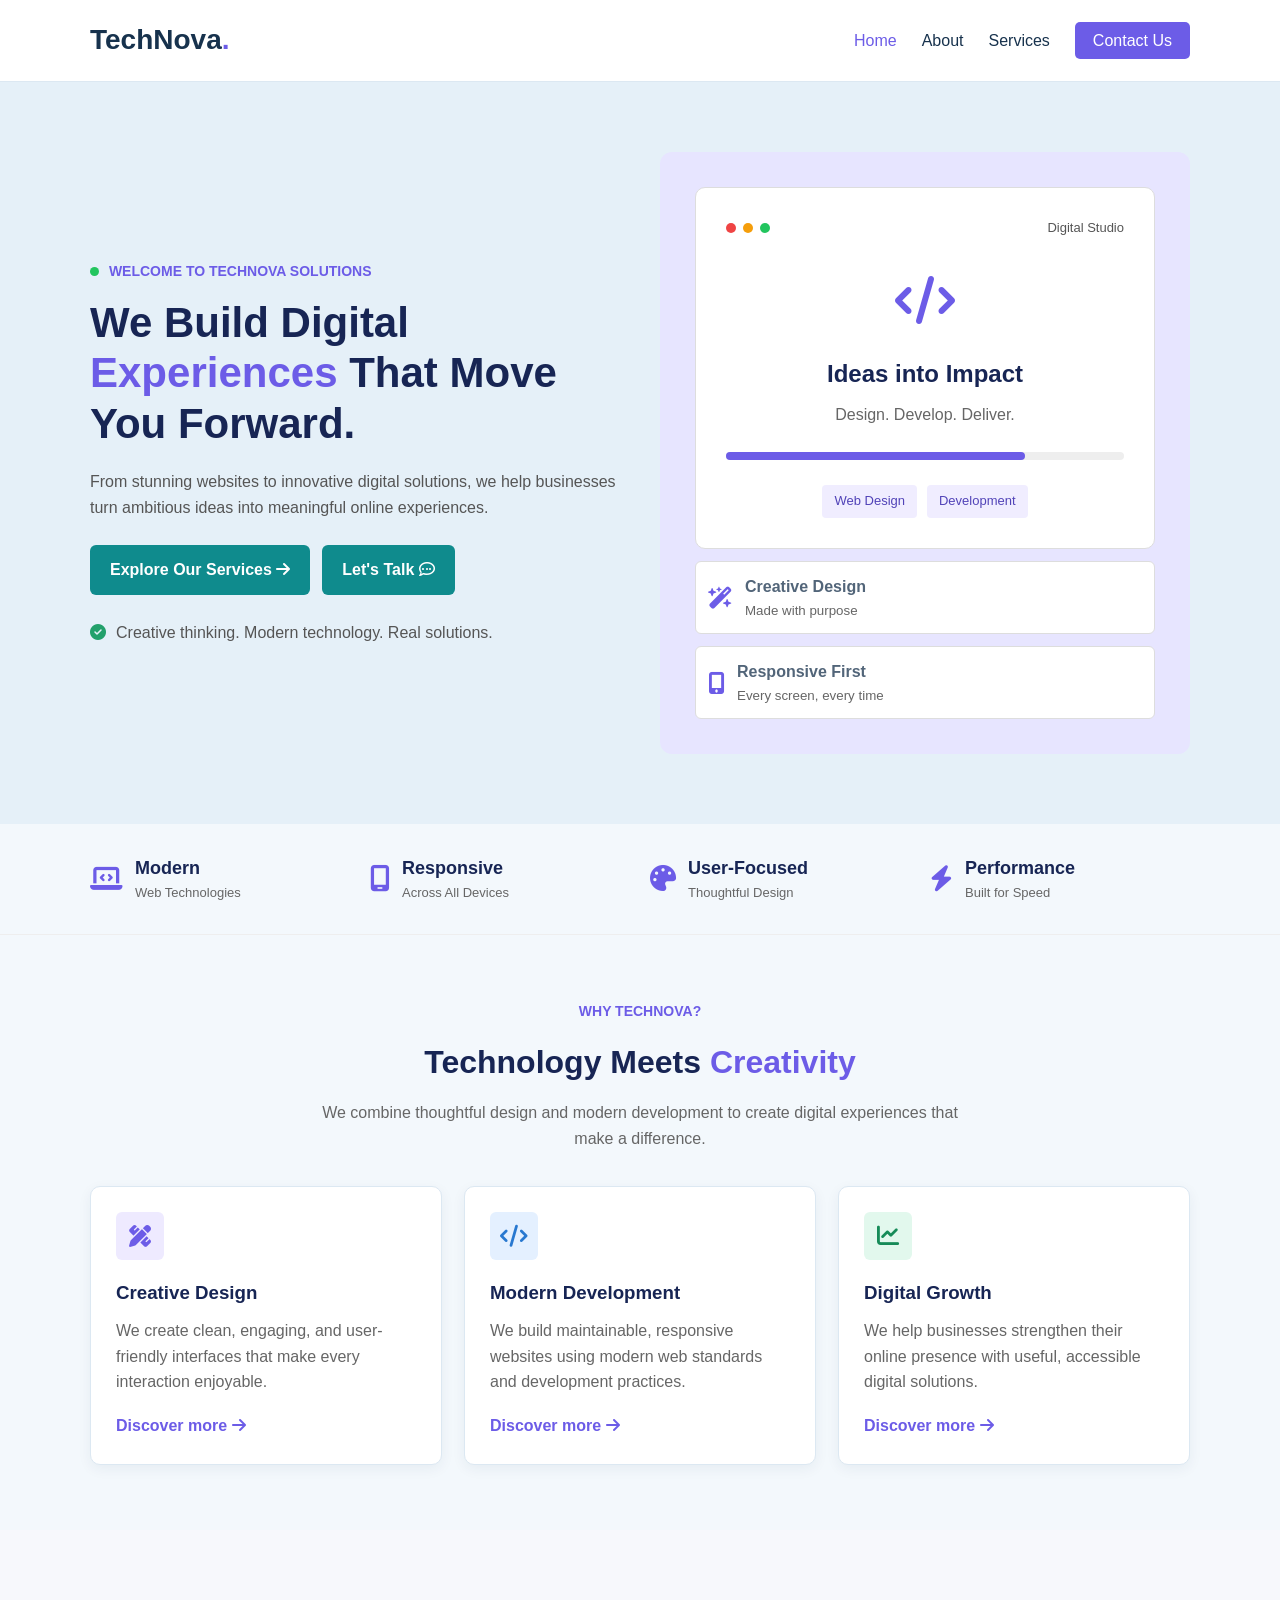
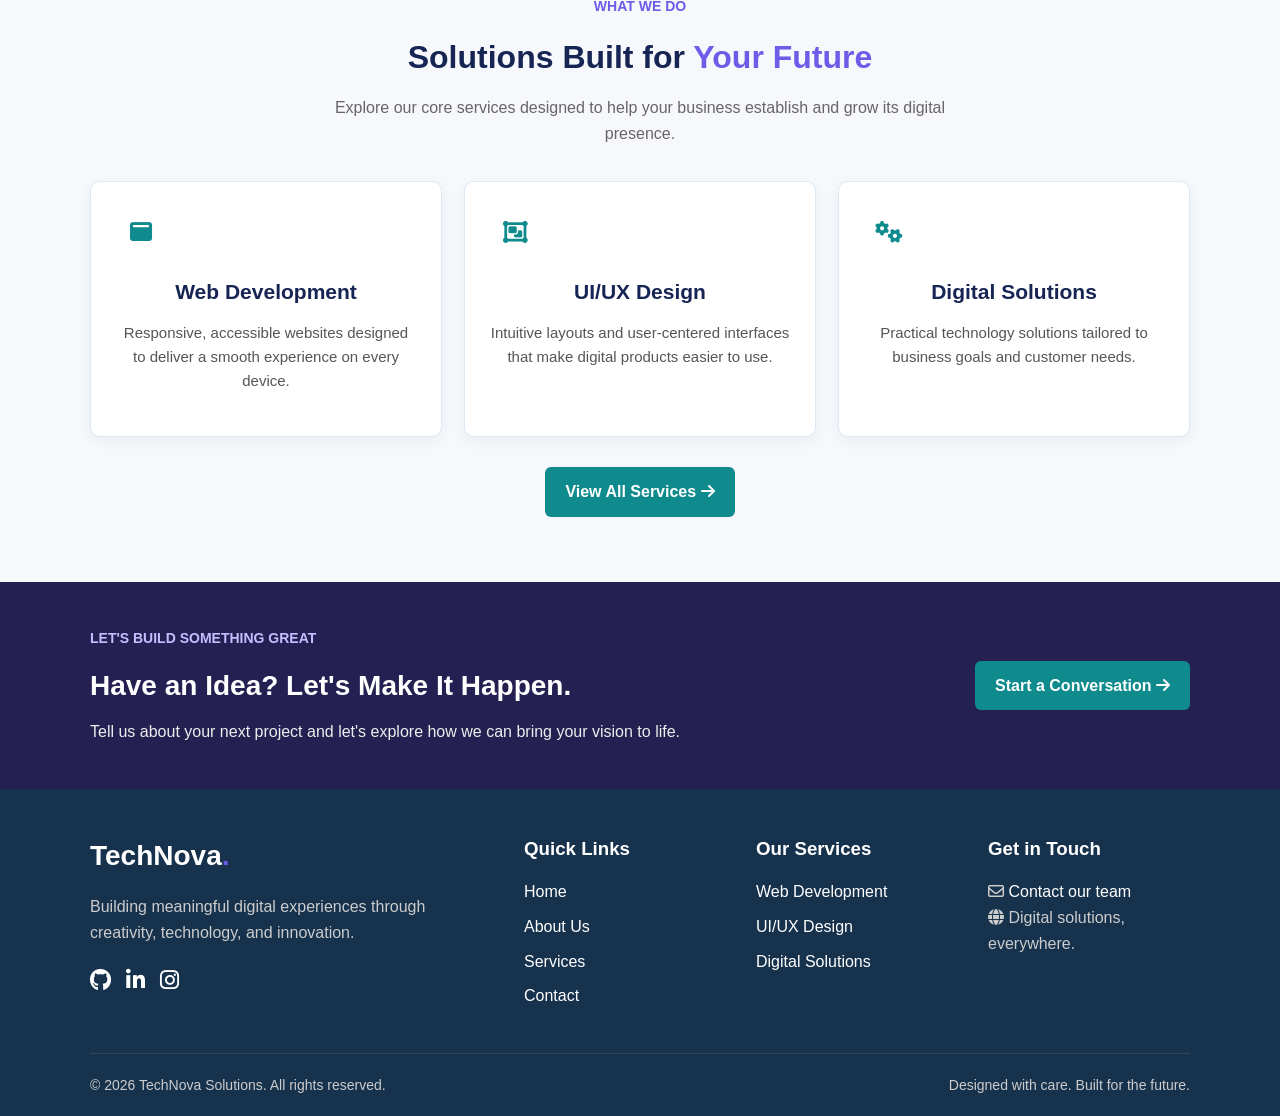
<file: Task-1/index.html>
<!DOCTYPE html>
<html lang="en">
<head>
    <meta charset="UTF-8">
    <meta name="viewport" content="width=device-width, initial-scale=1.0">

    <meta name="description"
          content="TechNova Solutions delivers modern web development, creative UI/UX design, and digital solutions to help businesses grow.">

    <meta name="theme-color" content="#0b1120">

    <title>TechNova Solutions | Digital Innovation</title>

    <!-- Google Fonts -->
    <link rel="preconnect" href="https://fonts.googleapis.com">
    <link rel="preconnect" href="https://fonts.gstatic.com" crossorigin>
    <link href="https://fonts.googleapis.com/css2?family=Inter:wght@400;500;600;700;800&display=swap"
          rel="stylesheet">

    <!-- Main Stylesheet -->
    <link rel="stylesheet" href="css/index.css">

    <!-- Font Awesome Icons -->
    <link rel="stylesheet"
          href="https://cdnjs.cloudflare.com/ajax/libs/font-awesome/6.5.2/css/all.min.css">
</head>

<body>

    <!-- ================= HEADER ================= -->
    <header class="site-header">
        <nav class="navbar container" aria-label="Main navigation">

            <a href="index.html" class="logo" aria-label="TechNova home">
                TechNova<span>.</span>
            </a>

            <button class="menu-toggle"
                    id="menuToggle"
                    type="button"
                    aria-label="Open navigation menu"
                    aria-expanded="false"
                    aria-controls="navLinks">
                <i class="fa-solid fa-bars" aria-hidden="true"></i>
            </button>

            <ul class="nav-links" id="navLinks">
                <li>
                    <a href="index.html" class="active" aria-current="page">
                        Home
                    </a>
                </li>
                <li><a href="about.html">About</a></li>
                <li><a href="services.html">Services</a></li>
                <li><a href="contact.html" class="nav-cta">Contact Us</a></li>
            </ul>

        </nav>
    </header>


    <main>

        <!-- ================= HERO SECTION ================= -->
        <section class="hero" id="home">
            <div class="container hero-grid">

                <div class="hero-content">

                    <p class="eyebrow">
                        <span class="status-dot"></span>
                        WELCOME TO TECHNOVA SOLUTIONS
                    </p>

                    <h1>
                        We Build Digital
                        <span>Experiences</span>
                        That Move You Forward.
                    </h1>

                    <p class="hero-description">
                        From stunning websites to innovative digital solutions,
                        we help businesses turn ambitious ideas into meaningful
                        online experiences.
                    </p>

                    <div class="hero-buttons">
                        <a href="services.html" class="btn btn-primary">
                            Explore Our Services
                            <i class="fa-solid fa-arrow-right"
                               aria-hidden="true"></i>
                        </a>

                        <a href="contact.html" class="btn btn-secondary">
                            Let's Talk
                            <i class="fa-regular fa-comment-dots"
                               aria-hidden="true"></i>
                        </a>
                    </div>

                    <div class="hero-trust">
                        <div class="trust-icon">
                            <i class="fa-solid fa-circle-check"
                               aria-hidden="true"></i>
                        </div>
                        <p>Creative thinking. Modern technology. Real solutions.</p>
                    </div>

                </div>

                <!-- Hero Visual -->
                <div class="hero-visual" aria-label="Digital innovation illustration">

                    <div class="visual-glow"></div>

                    <div class="visual-card main-visual-card">
                        <div class="visual-card-header">
                            <span class="window-dot dot-one"></span>
                            <span class="window-dot dot-two"></span>
                            <span class="window-dot dot-three"></span>
                            <span class="visual-label">Digital Studio</span>
                        </div>

                        <div class="visual-icon">
                            <i class="fa-solid fa-code" aria-hidden="true"></i>
                        </div>

                        <h2>Ideas into Impact</h2>
                        <p>Design. Develop. Deliver.</p>

                        <div class="visual-progress">
                            <span></span>
                        </div>

                        <div class="visual-tags">
                            <span>Web Design</span>
                            <span>Development</span>
                        </div>
                    </div>

                    <div class="floating-card floating-card-top">
                        <i class="fa-solid fa-wand-magic-sparkles"
                           aria-hidden="true"></i>
                        <div>
                            <strong>Creative Design</strong>
                            <small>Made with purpose</small>
                        </div>
                    </div>

                    <div class="floating-card floating-card-bottom">
                        <i class="fa-solid fa-mobile-screen-button"
                           aria-hidden="true"></i>
                        <div>
                            <strong>Responsive First</strong>
                            <small>Every screen, every time</small>
                        </div>
                    </div>

                </div>

            </div>
        </section>


        <!-- ================= STATS SECTION ================= -->
        <section class="stats-section" aria-label="Our approach">
            <div class="container stats-grid">

                <div class="stat-item">
                    <i class="fa-solid fa-laptop-code" aria-hidden="true"></i>
                    <div>
                        <h2>Modern</h2>
                        <p>Web Technologies</p>
                    </div>
                </div>

                <div class="stat-item">
                    <i class="fa-solid fa-mobile-screen" aria-hidden="true"></i>
                    <div>
                        <h2>Responsive</h2>
                        <p>Across All Devices</p>
                    </div>
                </div>

                <div class="stat-item">
                    <i class="fa-solid fa-palette" aria-hidden="true"></i>
                    <div>
                        <h2>User-Focused</h2>
                        <p>Thoughtful Design</p>
                    </div>
                </div>

                <div class="stat-item">
                    <i class="fa-solid fa-bolt" aria-hidden="true"></i>
                    <div>
                        <h2>Performance</h2>
                        <p>Built for Speed</p>
                    </div>
                </div>

            </div>
        </section>


        <!-- ================= FEATURES SECTION ================= -->
        <section class="features section-padding" id="why-us">
            <div class="container">

                <div class="section-heading">
                    <p class="eyebrow">WHY TECHNOVA?</p>
                    <h2>Technology Meets <span>Creativity</span></h2>
                    <p>
                        We combine thoughtful design and modern development
                        to create digital experiences that make a difference.
                    </p>
                </div>

                <div class="feature-grid">

                    <article class="feature-card">
                        <div class="feature-icon icon-purple">
                            <i class="fa-solid fa-pen-ruler"
                               aria-hidden="true"></i>
                        </div>

                        <h3>Creative Design</h3>

                        <p>
                            We create clean, engaging, and user-friendly
                            interfaces that make every interaction enjoyable.
                        </p>

                        <a href="services.html" class="text-link">
                            Discover more
                            <i class="fa-solid fa-arrow-right"
                               aria-hidden="true"></i>
                        </a>
                    </article>

                    <article class="feature-card">
                        <div class="feature-icon icon-blue">
                            <i class="fa-solid fa-code"
                               aria-hidden="true"></i>
                        </div>

                        <h3>Modern Development</h3>

                        <p>
                            We build maintainable, responsive websites using
                            modern web standards and development practices.
                        </p>

                        <a href="services.html" class="text-link">
                            Discover more
                            <i class="fa-solid fa-arrow-right"
                               aria-hidden="true"></i>
                        </a>
                    </article>

                    <article class="feature-card">
                        <div class="feature-icon icon-green">
                            <i class="fa-solid fa-chart-line"
                               aria-hidden="true"></i>
                        </div>

                        <h3>Digital Growth</h3>

                        <p>
                            We help businesses strengthen their online presence
                            with useful, accessible digital solutions.
                        </p>

                        <a href="services.html" class="text-link">
                            Discover more
                            <i class="fa-solid fa-arrow-right"
                               aria-hidden="true"></i>
                        </a>
                    </article>

                </div>
            </div>
        </section>


        <!-- ================= SERVICES PREVIEW ================= -->
        <section class="services-preview section-padding" id="services">
            <div class="container">

                <div class="section-heading">
                    <p class="eyebrow">WHAT WE DO</p>
                    <h2>Solutions Built for <span>Your Future</span></h2>
                    <p>
                        Explore our core services designed to help your
                        business establish and grow its digital presence.
                    </p>
                </div>

                <div class="services-grid">

                    <article class="service-card">
                        <div class="service-icon">
                            <i class="fa-solid fa-window-maximize"
                               aria-hidden="true"></i>
                        </div>
                        <h3>Web Development</h3>
                        <p>
                            Responsive, accessible websites designed to
                            deliver a smooth experience on every device.
                        </p>
                    </article>

                    <article class="service-card">
                        <div class="service-icon">
                            <i class="fa-solid fa-object-group"
                               aria-hidden="true"></i>
                        </div>
                        <h3>UI/UX Design</h3>
                        <p>
                            Intuitive layouts and user-centered interfaces
                            that make digital products easier to use.
                        </p>
                    </article>

                    <article class="service-card">
                        <div class="service-icon">
                            <i class="fa-solid fa-gears"
                               aria-hidden="true"></i>
                        </div>
                        <h3>Digital Solutions</h3>
                        <p>
                            Practical technology solutions tailored to
                            business goals and customer needs.
                        </p>
                    </article>

                </div>

                <div class="center-button">
                    <a href="services.html" class="btn btn-primary">
                        View All Services
                        <i class="fa-solid fa-arrow-right"
                           aria-hidden="true"></i>
                    </a>
                </div>

            </div>
        </section>


        <!-- ================= CALL TO ACTION ================= -->
        <section class="cta-section">
            <div class="container cta-content">

                <div>
                    <p class="eyebrow">LET'S BUILD SOMETHING GREAT</p>
                    <h2>Have an Idea? Let's Make It Happen.</h2>
                    <p>
                        Tell us about your next project and let's explore
                        how we can bring your vision to life.
                    </p>
                </div>

                <a href="contact.html" class="btn btn-light">
                    Start a Conversation
                    <i class="fa-solid fa-arrow-right"
                       aria-hidden="true"></i>
                </a>

            </div>
        </section>

    </main>


    <!-- ================= FOOTER ================= -->
    <footer class="footer">
        <div class="container footer-grid">

            <div class="footer-brand">
                <a href="index.html" class="logo">
                    TechNova<span>.</span>
                </a>

                <p>
                    Building meaningful digital experiences through
                    creativity, technology, and innovation.
                </p>

                <div class="social-links">
                    <a href="https://github.com/"
                       aria-label="GitHub"
                       target="_blank"
                       rel="noopener noreferrer">
                        <i class="fa-brands fa-github" aria-hidden="true"></i>
                    </a>

                    <a href="https://www.linkedin.com/"
                       aria-label="LinkedIn"
                       target="_blank"
                       rel="noopener noreferrer">
                        <i class="fa-brands fa-linkedin-in"
                           aria-hidden="true"></i>
                    </a>

                    <a href="https://www.instagram.com/"
                       aria-label="Instagram"
                       target="_blank"
                       rel="noopener noreferrer">
                        <i class="fa-brands fa-instagram"
                           aria-hidden="true"></i>
                    </a>
                </div>
            </div>

            <div class="footer-column">
                <h3>Quick Links</h3>
                <ul>
                    <li><a href="index.html">Home</a></li>
                    <li><a href="about.html">About Us</a></li>
                    <li><a href="services.html">Services</a></li>
                    <li><a href="contact.html">Contact</a></li>
                </ul>
            </div>

            <div class="footer-column">
                <h3>Our Services</h3>
                <ul>
                    <li><a href="services.html">Web Development</a></li>
                    <li><a href="services.html">UI/UX Design</a></li>
                    <li><a href="services.html">Digital Solutions</a></li>
                </ul>
            </div>

            <div class="footer-column">
                <h3>Get in Touch</h3>
                <p>
                    <i class="fa-regular fa-envelope" aria-hidden="true"></i>
                    <a href="contact.html">Contact our team</a>
                </p>
                <p>
                    <i class="fa-solid fa-globe" aria-hidden="true"></i>
                    Digital solutions, everywhere.
                </p>
            </div>

        </div>

        <div class="footer-bottom container">
            <p>
                &copy; 2026 TechNova Solutions. All rights reserved.
            </p>
            <p>Designed with care. Built for the future.</p>
        </div>
    </footer>


    <!-- Main JavaScript -->
    <script src="js/script.js"></script>

</body>
</html>
</file>
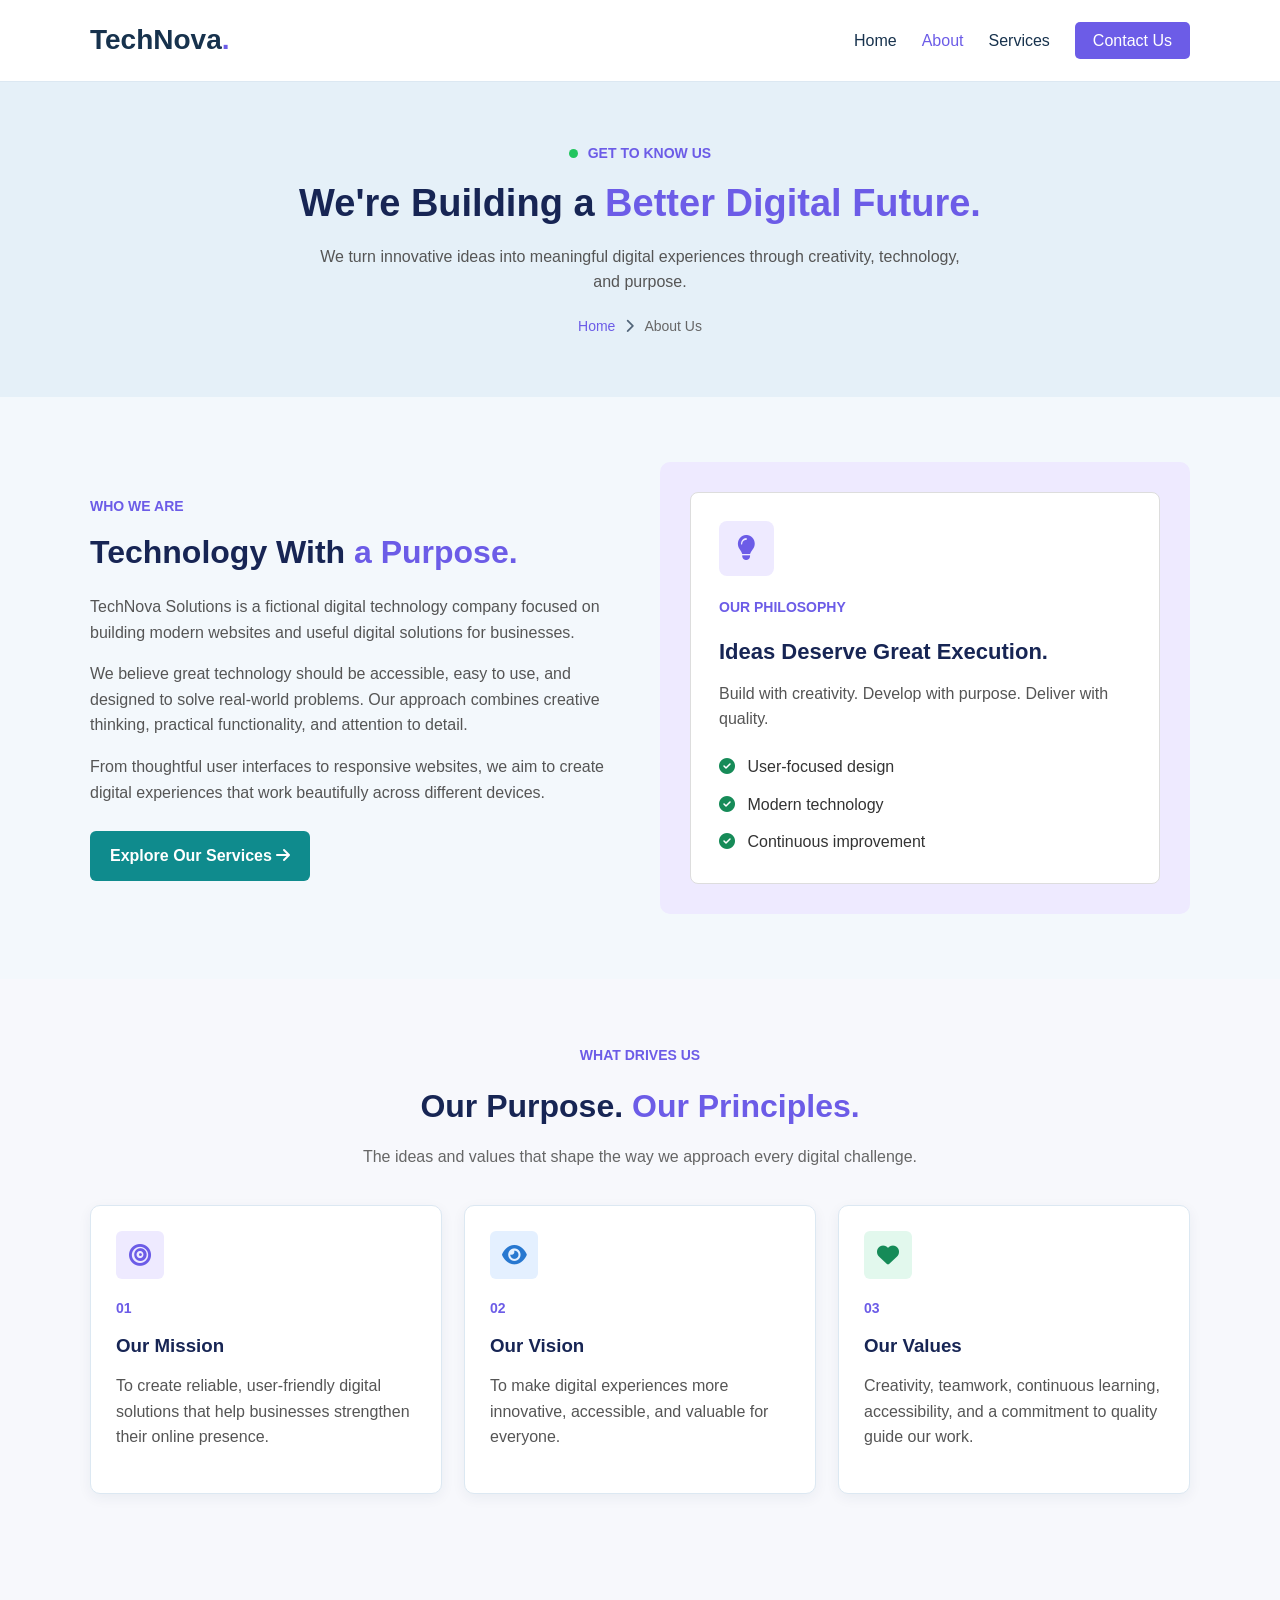
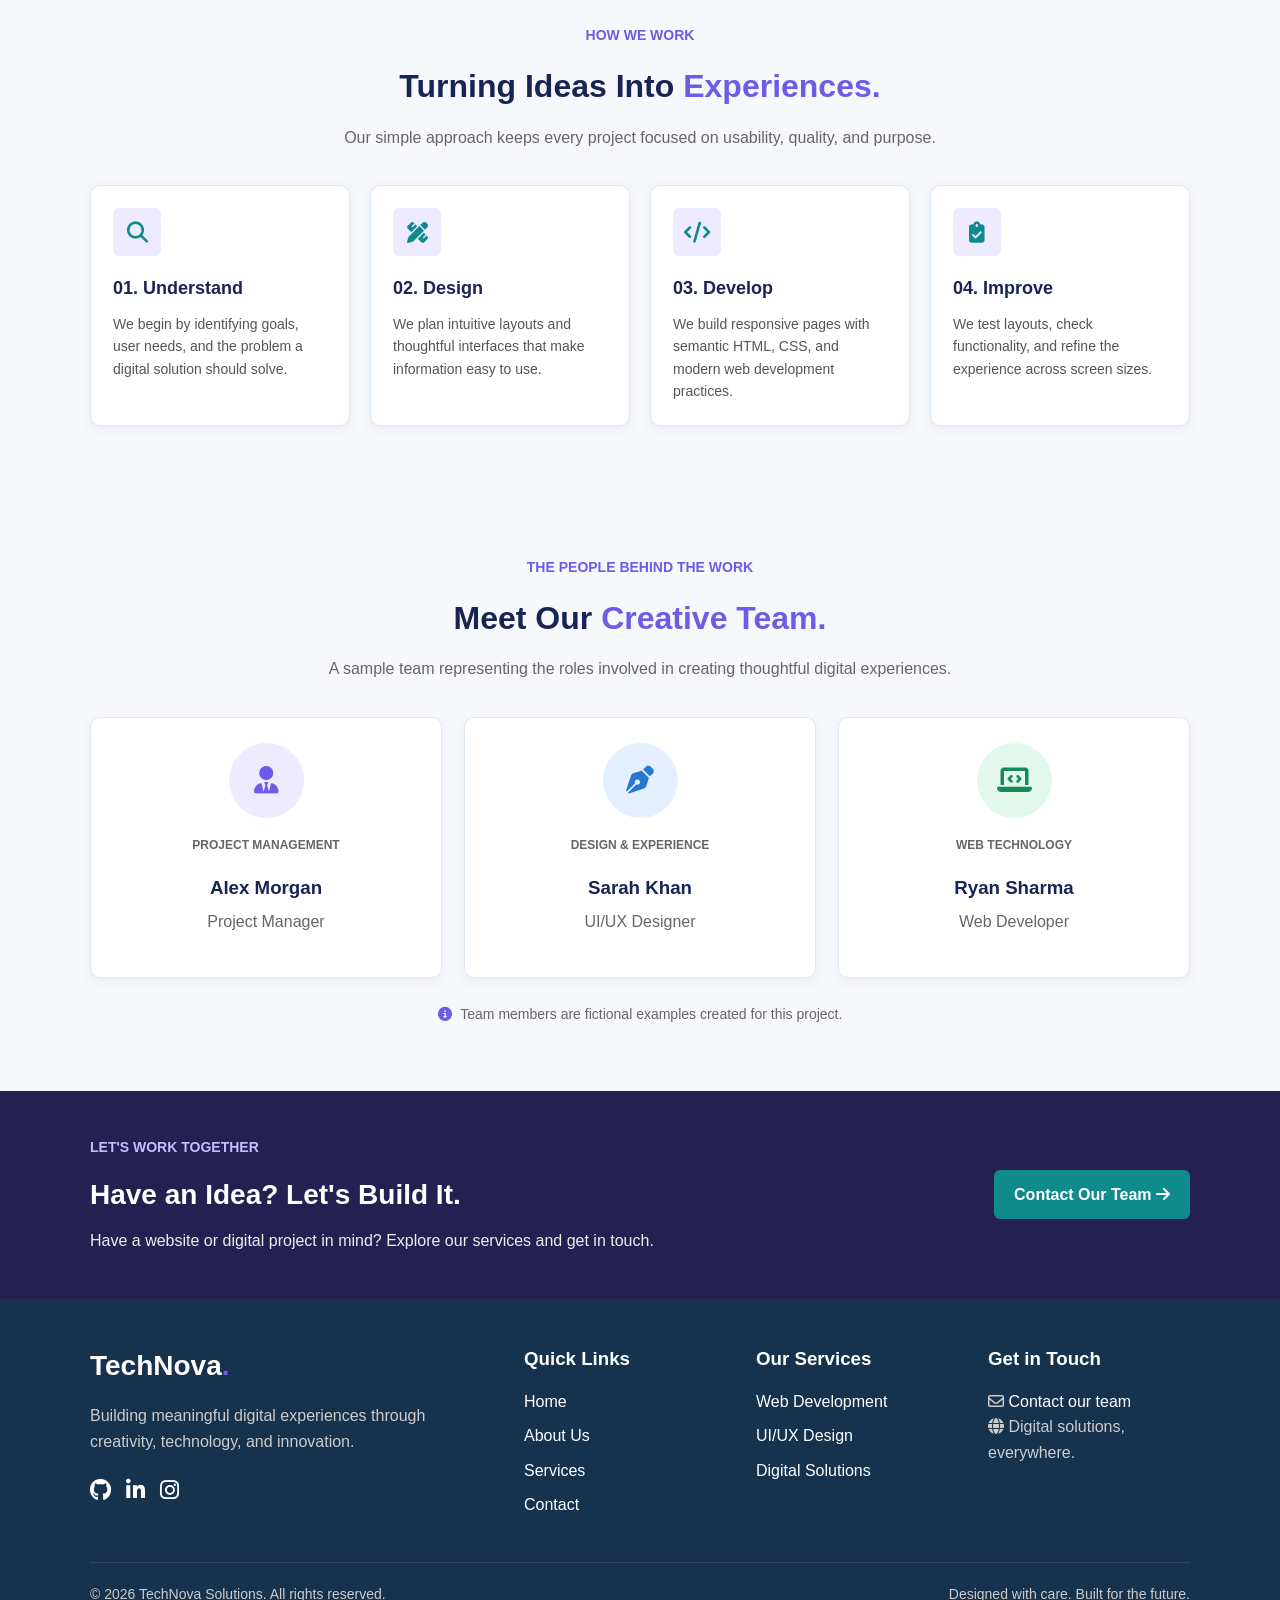
<file: Task-1/about.html>
<!DOCTYPE html>
<html lang="en">

<head>
    <meta charset="UTF-8">
    <meta name="viewport" content="width=device-width, initial-scale=1.0">

    <meta name="description"
          content="Discover TechNova Solutions, our mission, vision, values, and the team behind our digital experiences.">

    <meta name="theme-color" content="#0b1120">

    <title>About Us | TechNova Solutions</title>

    <!-- Google Fonts -->
    <link rel="preconnect" href="https://fonts.googleapis.com">
    <link rel="preconnect" href="https://fonts.gstatic.com" crossorigin>
    <link href="https://fonts.googleapis.com/css2?family=Inter:wght@400;500;600;700;800&display=swap"
          rel="stylesheet">

    <!-- Main CSS -->
    <link rel="stylesheet" href="css/index.css">

    <!-- Font Awesome -->
    <link rel="stylesheet"
          href="https://cdnjs.cloudflare.com/ajax/libs/font-awesome/6.5.2/css/all.min.css">
</head>

<body>

    <!-- ================= HEADER ================= -->
    <header class="site-header">
        <nav class="navbar container" aria-label="Main navigation">

            <a href="index.html" class="logo" aria-label="TechNova home">
                TechNova<span>.</span>
            </a>

            <button class="menu-toggle"
                    id="menuToggle"
                    type="button"
                    aria-label="Open navigation menu"
                    aria-expanded="false"
                    aria-controls="navLinks">
                <i class="fa-solid fa-bars" aria-hidden="true"></i>
            </button>

            <ul class="nav-links" id="navLinks">
                <li><a href="index.html">Home</a></li>

                <li>
                    <a href="about.html"
                       class="active"
                       aria-current="page">About</a>
                </li>

                <li><a href="services.html">Services</a></li>

                <li>
                    <a href="contact.html" class="nav-cta">Contact Us</a>
                </li>
            </ul>

        </nav>
    </header>


    <main>

        <!-- ================= PAGE HERO ================= -->
        <section class="page-banner about-banner">
            <div class="container">

                <p class="eyebrow">
                    <span class="status-dot"></span>
                    GET TO KNOW US
                </p>

                <h1>
                    We're Building a
                    <span>Better Digital Future.</span>
                </h1>

                <p>
                    We turn innovative ideas into meaningful digital
                    experiences through creativity, technology, and purpose.
                </p>

                <div class="breadcrumb">
                    <a href="index.html">Home</a>
                    <i class="fa-solid fa-chevron-right"
                       aria-hidden="true"></i>
                    <span>About Us</span>
                </div>

            </div>
        </section>


        <!-- ================= ABOUT INTRODUCTION ================= -->
        <section class="about-section section-padding">
            <div class="container about-grid">

                <div class="about-content">

                    <p class="eyebrow">WHO WE ARE</p>

                    <h2>
                        Technology With
                        <span>a Purpose.</span>
                    </h2>

                    <p>
                        TechNova Solutions is a fictional digital technology
                        company focused on building modern websites and
                        useful digital solutions for businesses.
                    </p>

                    <p>
                        We believe great technology should be accessible,
                        easy to use, and designed to solve real-world
                        problems. Our approach combines creative thinking,
                        practical functionality, and attention to detail.
                    </p>

                    <p>
                        From thoughtful user interfaces to responsive
                        websites, we aim to create digital experiences
                        that work beautifully across different devices.
                    </p>

                    <a href="services.html" class="btn btn-primary">
                        Explore Our Services
                        <i class="fa-solid fa-arrow-right"
                           aria-hidden="true"></i>
                    </a>

                </div>


                <!-- About Highlight -->
                <div class="about-visual">

                    <div class="about-decoration decoration-one"></div>
                    <div class="about-decoration decoration-two"></div>

                    <div class="about-highlight">

                        <div class="about-main-icon">
                            <i class="fa-solid fa-lightbulb"
                               aria-hidden="true"></i>
                        </div>

                        <p class="eyebrow">OUR PHILOSOPHY</p>

                        <h3>Ideas Deserve Great Execution.</h3>

                        <p>
                            Build with creativity. Develop with purpose.
                            Deliver with quality.
                        </p>

                        <div class="philosophy-points">
                            <div>
                                <i class="fa-solid fa-circle-check"
                                   aria-hidden="true"></i>
                                User-focused design
                            </div>

                            <div>
                                <i class="fa-solid fa-circle-check"
                                   aria-hidden="true"></i>
                                Modern technology
                            </div>

                            <div>
                                <i class="fa-solid fa-circle-check"
                                   aria-hidden="true"></i>
                                Continuous improvement
                            </div>
                        </div>

                    </div>

                </div>

            </div>
        </section>


        <!-- ================= MISSION, VISION & VALUES ================= -->
        <section class="values-section section-padding">
            <div class="container">

                <div class="section-heading">
                    <p class="eyebrow">WHAT DRIVES US</p>

                    <h2>
                        Our Purpose.
                        <span>Our Principles.</span>
                    </h2>

                    <p>
                        The ideas and values that shape the way we
                        approach every digital challenge.
                    </p>
                </div>


                <div class="feature-grid">

                    <article class="feature-card value-card">
                        <div class="feature-icon icon-purple">
                            <i class="fa-solid fa-bullseye"
                               aria-hidden="true"></i>
                        </div>

                        <span class="card-number">01</span>

                        <h3>Our Mission</h3>

                        <p>
                            To create reliable, user-friendly digital
                            solutions that help businesses strengthen
                            their online presence.
                        </p>
                    </article>


                    <article class="feature-card value-card">
                        <div class="feature-icon icon-blue">
                            <i class="fa-solid fa-eye"
                               aria-hidden="true"></i>
                        </div>

                        <span class="card-number">02</span>

                        <h3>Our Vision</h3>

                        <p>
                            To make digital experiences more innovative,
                            accessible, and valuable for everyone.
                        </p>
                    </article>


                    <article class="feature-card value-card">
                        <div class="feature-icon icon-green">
                            <i class="fa-solid fa-heart"
                               aria-hidden="true"></i>
                        </div>

                        <span class="card-number">03</span>

                        <h3>Our Values</h3>

                        <p>
                            Creativity, teamwork, continuous learning,
                            accessibility, and a commitment to quality
                            guide our work.
                        </p>
                    </article>

                </div>

            </div>
        </section>


        <!-- ================= OUR APPROACH ================= -->
        <section class="approach-section section-padding">
            <div class="container">

                <div class="section-heading">
                    <p class="eyebrow">HOW WE WORK</p>

                    <h2>
                        Turning Ideas Into
                        <span>Experiences.</span>
                    </h2>

                    <p>
                        Our simple approach keeps every project focused
                        on usability, quality, and purpose.
                    </p>
                </div>


                <div class="approach-grid">

                    <article class="approach-item">
                        <div class="approach-icon">
                            <i class="fa-solid fa-magnifying-glass"
                               aria-hidden="true"></i>
                        </div>

                        <h3>01. Understand</h3>

                        <p>
                            We begin by identifying goals, user needs,
                            and the problem a digital solution should solve.
                        </p>
                    </article>


                    <article class="approach-item">
                        <div class="approach-icon">
                            <i class="fa-solid fa-pen-ruler"
                               aria-hidden="true"></i>
                        </div>

                        <h3>02. Design</h3>

                        <p>
                            We plan intuitive layouts and thoughtful
                            interfaces that make information easy to use.
                        </p>
                    </article>


                    <article class="approach-item">
                        <div class="approach-icon">
                            <i class="fa-solid fa-code"
                               aria-hidden="true"></i>
                        </div>

                        <h3>03. Develop</h3>

                        <p>
                            We build responsive pages with semantic HTML,
                            CSS, and modern web development practices.
                        </p>
                    </article>


                    <article class="approach-item">
                        <div class="approach-icon">
                            <i class="fa-solid fa-clipboard-check"
                               aria-hidden="true"></i>
                        </div>

                        <h3>04. Improve</h3>

                        <p>
                            We test layouts, check functionality, and
                            refine the experience across screen sizes.
                        </p>
                    </article>

                </div>

            </div>
        </section>


        <!-- ================= TEAM SECTION ================= -->
        <section class="team-section section-padding">
            <div class="container">

                <div class="section-heading">
                    <p class="eyebrow">THE PEOPLE BEHIND THE WORK</p>

                    <h2>
                        Meet Our
                        <span>Creative Team.</span>
                    </h2>

                    <p>
                        A sample team representing the roles involved
                        in creating thoughtful digital experiences.
                    </p>
                </div>


                <div class="feature-grid">

                    <article class="feature-card team-card">

                        <div class="team-avatar avatar-purple">
                            <i class="fa-solid fa-user-tie"
                               aria-hidden="true"></i>
                        </div>

                        <p class="team-role">PROJECT MANAGEMENT</p>

                        <h3>Alex Morgan</h3>

                        <p>
                            Project Manager
                        </p>

                    </article>


                    <article class="feature-card team-card">

                        <div class="team-avatar avatar-blue">
                            <i class="fa-solid fa-pen-nib"
                               aria-hidden="true"></i>
                        </div>

                        <p class="team-role">DESIGN & EXPERIENCE</p>

                        <h3>Sarah Khan</h3>

                        <p>
                            UI/UX Designer
                        </p>

                    </article>


                    <article class="feature-card team-card">

                        <div class="team-avatar avatar-green">
                            <i class="fa-solid fa-laptop-code"
                               aria-hidden="true"></i>
                        </div>

                        <p class="team-role">WEB TECHNOLOGY</p>

                        <h3>Ryan Sharma</h3>

                        <p>
                            Web Developer
                        </p>

                    </article>

                </div>

                <p class="team-note">
                    <i class="fa-solid fa-circle-info"
                       aria-hidden="true"></i>
                    Team members are fictional examples created for this project.
                </p>

            </div>
        </section>


        <!-- ================= CALL TO ACTION ================= -->
        <section class="cta-section">
            <div class="container cta-content">

                <div>
                    <p class="eyebrow">LET'S WORK TOGETHER</p>

                    <h2>Have an Idea? Let's Build It.</h2>

                    <p>
                        Have a website or digital project in mind?
                        Explore our services and get in touch.
                    </p>
                </div>

                <a href="contact.html" class="btn btn-light">
                    Contact Our Team
                    <i class="fa-solid fa-arrow-right"
                       aria-hidden="true"></i>
                </a>

            </div>
        </section>

    </main>


    <!-- ================= FOOTER ================= -->
    <footer class="footer">

        <div class="container footer-grid">

            <div class="footer-brand">

                <a href="index.html" class="logo">
                    TechNova<span>.</span>
                </a>

                <p>
                    Building meaningful digital experiences through
                    creativity, technology, and innovation.
                </p>

                <div class="social-links">

                    <a href="https://github.com/"
                       aria-label="GitHub"
                       target="_blank"
                       rel="noopener noreferrer">
                        <i class="fa-brands fa-github"
                           aria-hidden="true"></i>
                    </a>

                    <a href="https://www.linkedin.com/"
                       aria-label="LinkedIn"
                       target="_blank"
                       rel="noopener noreferrer">
                        <i class="fa-brands fa-linkedin-in"
                           aria-hidden="true"></i>
                    </a>

                    <a href="https://www.instagram.com/"
                       aria-label="Instagram"
                       target="_blank"
                       rel="noopener noreferrer">
                        <i class="fa-brands fa-instagram"
                           aria-hidden="true"></i>
                    </a>

                </div>

            </div>


            <div class="footer-column">
                <h3>Quick Links</h3>

                <ul>
                    <li><a href="index.html">Home</a></li>
                    <li><a href="about.html">About Us</a></li>
                    <li><a href="services.html">Services</a></li>
                    <li><a href="contact.html">Contact</a></li>
                </ul>
            </div>


            <div class="footer-column">
                <h3>Our Services</h3>

                <ul>
                    <li><a href="services.html">Web Development</a></li>
                    <li><a href="services.html">UI/UX Design</a></li>
                    <li><a href="services.html">Digital Solutions</a></li>
                </ul>
            </div>


            <div class="footer-column">
                <h3>Get in Touch</h3>

                <p>
                    <i class="fa-regular fa-envelope"
                       aria-hidden="true"></i>
                    <a href="contact.html">Contact our team</a>
                </p>

                <p>
                    <i class="fa-solid fa-globe"
                       aria-hidden="true"></i>
                    Digital solutions, everywhere.
                </p>
            </div>

        </div>


        <div class="footer-bottom container">
            <p>
                &copy; 2026 TechNova Solutions. All rights reserved.
            </p>

            <p>Designed with care. Built for the future.</p>
        </div>

    </footer>


    <!-- Main JavaScript -->
    <script src="js/script.js"></script>

</body>
</html>
</file>
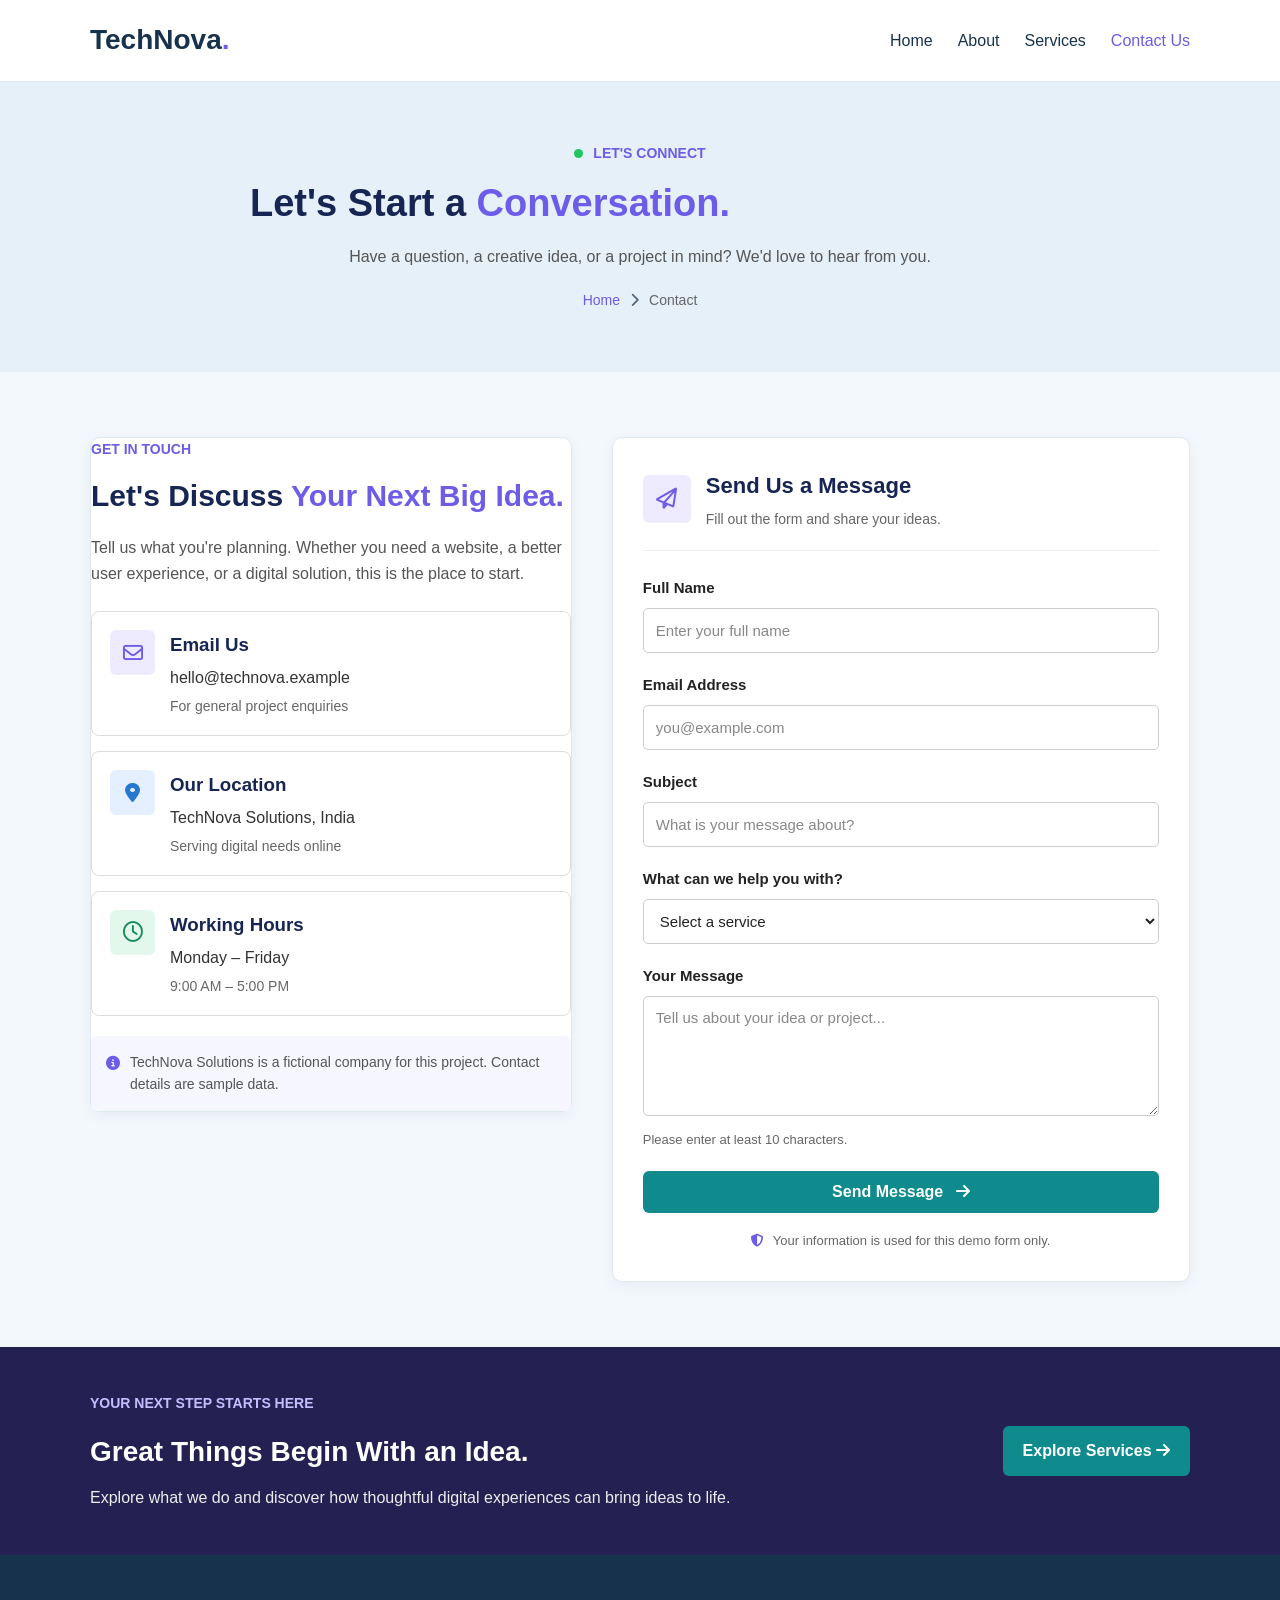
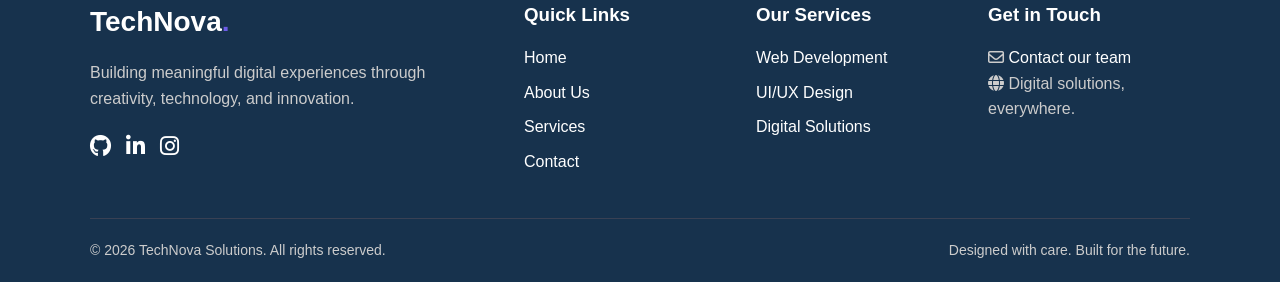
<file: Task-1/contact.html>
<!DOCTYPE html>
<html lang="en">

<head>
    <meta charset="UTF-8">
    <meta name="viewport" content="width=device-width, initial-scale=1.0">

    <meta name="description"
          content="Contact TechNova Solutions to discuss your website, UI/UX design, and digital development project.">

    <meta name="theme-color" content="#0b1120">

    <title>Contact Us | TechNova Solutions</title>

    <!-- Google Fonts -->
    <link rel="preconnect" href="https://fonts.googleapis.com">
    <link rel="preconnect" href="https://fonts.gstatic.com" crossorigin>
    <link href="https://fonts.googleapis.com/css2?family=Inter:wght@400;500;600;700;800&display=swap"
          rel="stylesheet">

    <!-- Main CSS -->
    <link rel="stylesheet" href="css/index.css">

    <!-- Font Awesome Icons -->
    <link rel="stylesheet"
          href="https://cdnjs.cloudflare.com/ajax/libs/font-awesome/6.5.2/css/all.min.css">
</head>

<body>

    <!-- ================= HEADER ================= -->
    <header class="site-header">
        <nav class="navbar container" aria-label="Main navigation">

            <a href="index.html" class="logo" aria-label="TechNova home">
                TechNova<span>.</span>
            </a>

            <button class="menu-toggle"
                    id="menuToggle"
                    type="button"
                    aria-label="Open navigation menu"
                    aria-expanded="false"
                    aria-controls="navLinks">
                <i class="fa-solid fa-bars" aria-hidden="true"></i>
            </button>

            <ul class="nav-links" id="navLinks">
                <li><a href="index.html">Home</a></li>
                <li><a href="about.html">About</a></li>
                <li><a href="services.html">Services</a></li>

                <li>
                    <a href="contact.html"
                       class="active"
                       aria-current="page">Contact Us</a>
                </li>
            </ul>

        </nav>
    </header>


    <main>

        <!-- ================= CONTACT HERO ================= -->
        <section class="page-banner contact-banner">
            <div class="container">

                <p class="eyebrow">
                    <span class="status-dot"></span>
                    LET'S CONNECT
                </p>

                <h1>
                    Let's Start a
                    <span>Conversation.</span>
                </h1>

                <p>
                    Have a question, a creative idea, or a project in mind?
                    We'd love to hear from you.
                </p>

                <div class="breadcrumb">
                    <a href="index.html">Home</a>
                    <i class="fa-solid fa-chevron-right"
                       aria-hidden="true"></i>
                    <span>Contact</span>
                </div>

            </div>
        </section>


        <!-- ================= CONTACT SECTION ================= -->
        <section class="contact-section section-padding">
            <div class="container contact-grid">

                <!-- Contact Information -->
                <div class="contact-info">

                    <p class="eyebrow">GET IN TOUCH</p>

                    <h2>
                        Let's Discuss
                        <span>Your Next Big Idea.</span>
                    </h2>

                    <p class="contact-intro">
                        Tell us what you're planning. Whether you need a
                        website, a better user experience, or a digital
                        solution, this is the place to start.
                    </p>


                    <!-- Email Card -->
                    <article class="contact-detail">
                        <div class="detail-icon icon-purple">
                            <i class="fa-regular fa-envelope"
                               aria-hidden="true"></i>
                        </div>

                        <div>
                            <h3>Email Us</h3>
                            <p>hello@technova.example</p>
                            <span>For general project enquiries</span>
                        </div>
                    </article>


                    <!-- Location Card -->
                    <article class="contact-detail">
                        <div class="detail-icon icon-blue">
                            <i class="fa-solid fa-location-dot"
                               aria-hidden="true"></i>
                        </div>

                        <div>
                            <h3>Our Location</h3>
                            <p>TechNova Solutions, India</p>
                            <span>Serving digital needs online</span>
                        </div>
                    </article>


                    <!-- Working Hours Card -->
                    <article class="contact-detail">
                        <div class="detail-icon icon-green">
                            <i class="fa-regular fa-clock"
                               aria-hidden="true"></i>
                        </div>

                        <div>
                            <h3>Working Hours</h3>
                            <p>Monday – Friday</p>
                            <span>9:00 AM – 5:00 PM</span>
                        </div>
                    </article>


                    <!-- Contact Note -->
                    <div class="contact-note">
                        <i class="fa-solid fa-circle-info"
                           aria-hidden="true"></i>

                        <p>
                            TechNova Solutions is a fictional company for
                            this project. Contact details are sample data.
                        </p>
                    </div>

                </div>


                <!-- ================= CONTACT FORM ================= -->
                <div class="contact-form-card">

                    <div class="form-heading">
                        <div class="form-heading-icon">
                            <i class="fa-regular fa-paper-plane"
                               aria-hidden="true"></i>
                        </div>

                        <div>
                            <h2>Send Us a Message</h2>
                            <p>Fill out the form and share your ideas.</p>
                        </div>
                    </div>


                    <form id="contactForm">

                        <!-- Full Name -->
                        <div class="form-group">
                            <label for="name">Full Name</label>

                            <input
                                type="text"
                                id="name"
                                name="name"
                                placeholder="Enter your full name"
                                minlength="2"
                                maxlength="100"
                                autocomplete="name"
                                required>
                        </div>


                        <!-- Email -->
                        <div class="form-group">
                            <label for="email">Email Address</label>

                            <input
                                type="email"
                                id="email"
                                name="email"
                                placeholder="you@example.com"
                                autocomplete="email"
                                required>
                        </div>


                        <!-- Subject -->
                        <div class="form-group">
                            <label for="subject">Subject</label>

                            <input
                                type="text"
                                id="subject"
                                name="subject"
                                placeholder="What is your message about?"
                                minlength="3"
                                maxlength="150"
                                required>
                        </div>


                        <!-- Service Selection -->
                        <div class="form-group">
                            <label for="service">
                                What can we help you with?
                            </label>

                            <select id="service" name="service" required>
                                <option value="" selected disabled>
                                    Select a service
                                </option>

                                <option value="web-development">
                                    Web Development
                                </option>

                                <option value="ui-ux-design">
                                    UI/UX Design
                                </option>

                                <option value="digital-solutions">
                                    Digital Solutions
                                </option>

                                <option value="other">
                                    Other Enquiry
                                </option>
                            </select>
                        </div>


                        <!-- Message -->
                        <div class="form-group">
                            <label for="message">Your Message</label>

                            <textarea
                                id="message"
                                name="message"
                                rows="5"
                                minlength="10"
                                maxlength="2000"
                                placeholder="Tell us about your idea or project..."
                                required></textarea>

                            <small class="field-hint">
                                Please enter at least 10 characters.
                            </small>
                        </div>


                        <!-- Submit -->
                        <button type="submit"
                                class="btn btn-primary form-submit">
                            Send Message
                            <i class="fa-solid fa-arrow-right"
                               aria-hidden="true"></i>
                        </button>

                        <!-- Accessible feedback -->
                        <p id="formFeedback"
                           class="form-feedback"
                           role="status"
                           aria-live="polite"></p>

                        <p class="form-privacy">
                            <i class="fa-solid fa-shield-halved"
                               aria-hidden="true"></i>
                            Your information is used for this demo form only.
                        </p>

                    </form>

                </div>

            </div>
        </section>


        <!-- ================= BOTTOM CTA ================= -->
        <section class="cta-section">
            <div class="container cta-content">

                <div>
                    <p class="eyebrow">YOUR NEXT STEP STARTS HERE</p>

                    <h2>Great Things Begin With an Idea.</h2>

                    <p>
                        Explore what we do and discover how thoughtful
                        digital experiences can bring ideas to life.
                    </p>
                </div>

                <a href="services.html" class="btn btn-light">
                    Explore Services
                    <i class="fa-solid fa-arrow-right"
                       aria-hidden="true"></i>
                </a>

            </div>
        </section>

    </main>


    <!-- ================= FOOTER ================= -->
    <footer class="footer">

        <div class="container footer-grid">

            <div class="footer-brand">

                <a href="index.html" class="logo">
                    TechNova<span>.</span>
                </a>

                <p>
                    Building meaningful digital experiences through
                    creativity, technology, and innovation.
                </p>

                <div class="social-links">

                    <a href="https://github.com/"
                       aria-label="GitHub"
                       target="_blank"
                       rel="noopener noreferrer">
                        <i class="fa-brands fa-github"
                           aria-hidden="true"></i>
                    </a>

                    <a href="https://www.linkedin.com/"
                       aria-label="LinkedIn"
                       target="_blank"
                       rel="noopener noreferrer">
                        <i class="fa-brands fa-linkedin-in"
                           aria-hidden="true"></i>
                    </a>

                    <a href="https://www.instagram.com/"
                       aria-label="Instagram"
                       target="_blank"
                       rel="noopener noreferrer">
                        <i class="fa-brands fa-instagram"
                           aria-hidden="true"></i>
                    </a>

                </div>

            </div>


            <div class="footer-column">
                <h3>Quick Links</h3>

                <ul>
                    <li><a href="index.html">Home</a></li>
                    <li><a href="about.html">About Us</a></li>
                    <li><a href="services.html">Services</a></li>
                    <li><a href="contact.html">Contact</a></li>
                </ul>
            </div>


            <div class="footer-column">
                <h3>Our Services</h3>

                <ul>
                    <li><a href="services.html">Web Development</a></li>
                    <li><a href="services.html">UI/UX Design</a></li>
                    <li><a href="services.html">Digital Solutions</a></li>
                </ul>
            </div>


            <div class="footer-column">
                <h3>Get in Touch</h3>

                <p>
                    <i class="fa-regular fa-envelope"
                       aria-hidden="true"></i>
                    <a href="contact.html">Contact our team</a>
                </p>

                <p>
                    <i class="fa-solid fa-globe"
                       aria-hidden="true"></i>
                    Digital solutions, everywhere.
                </p>
            </div>

        </div>


        <div class="footer-bottom container">
            <p>
                &copy; 2026 TechNova Solutions. All rights reserved.
            </p>

            <p>Designed with care. Built for the future.</p>
        </div>

    </footer>


    <!-- JavaScript -->
    <script src="js/script.js"></script>

</body>
</html>
</file>
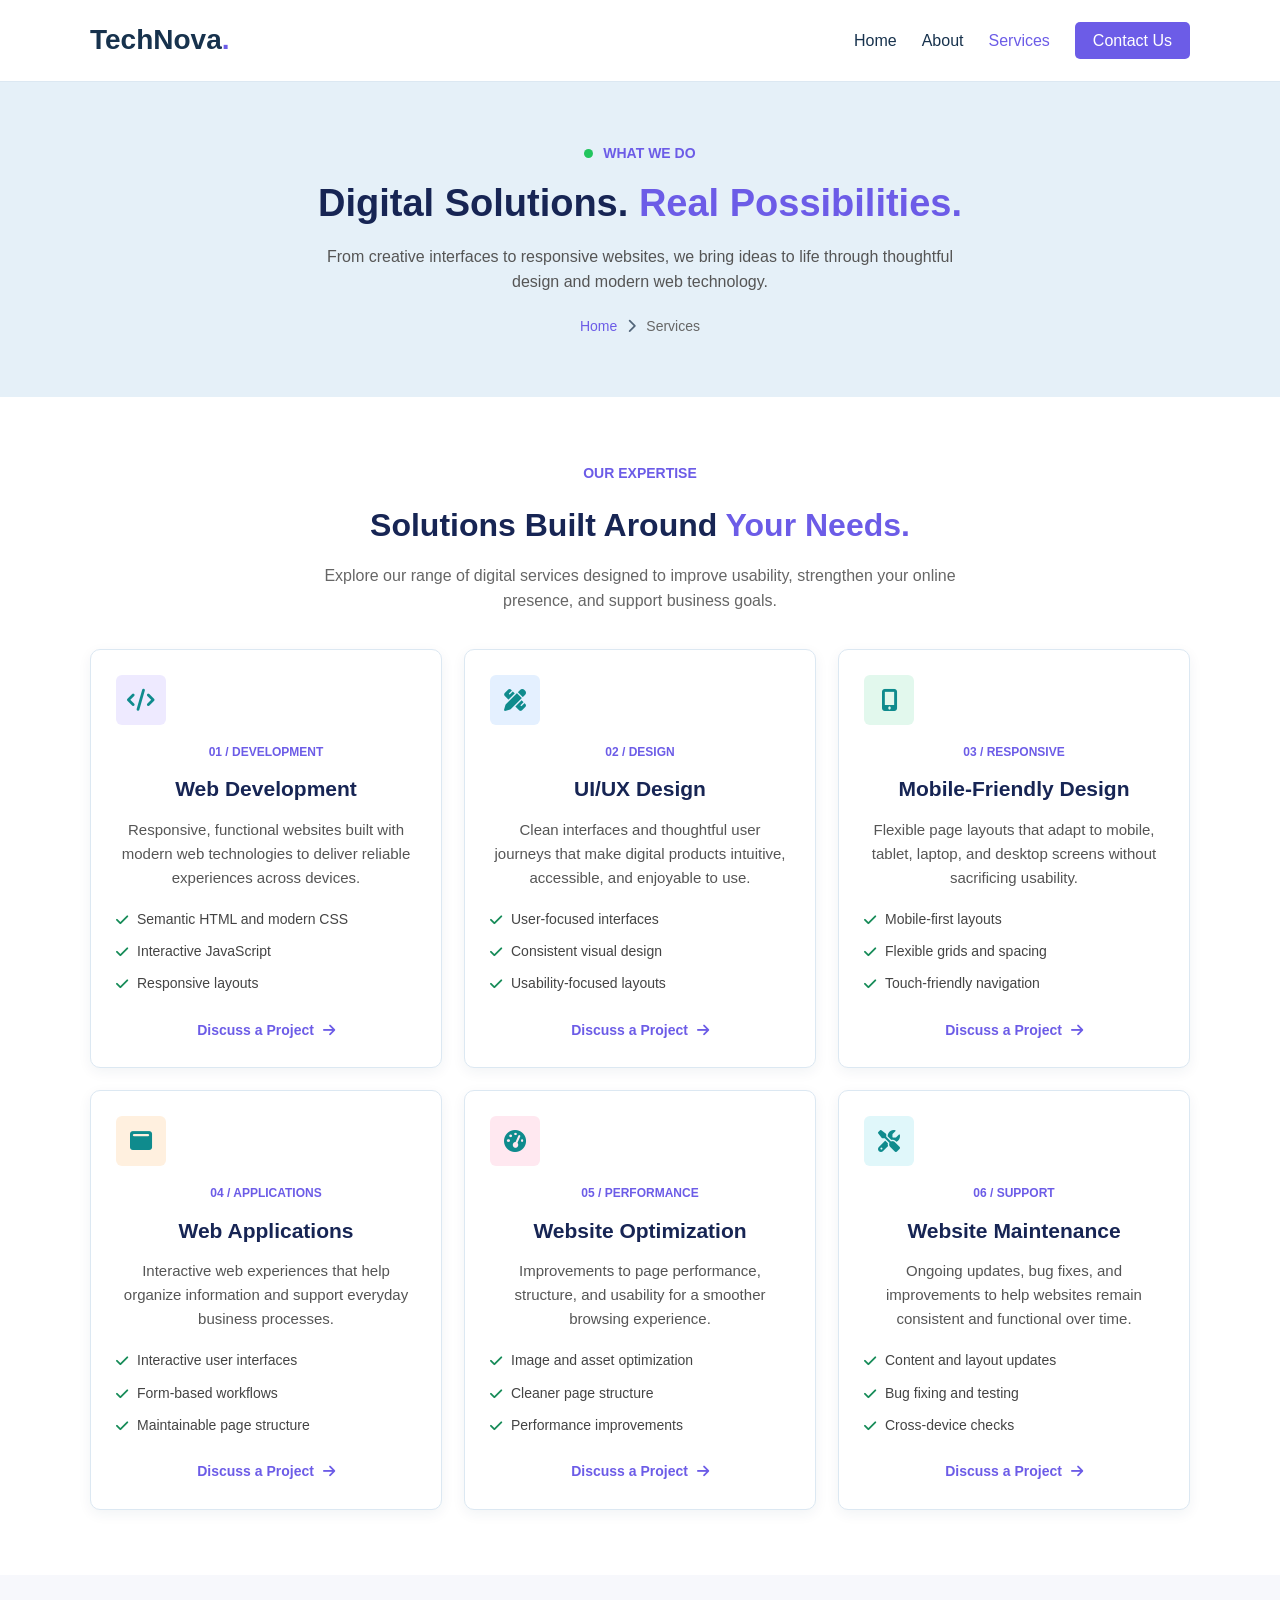
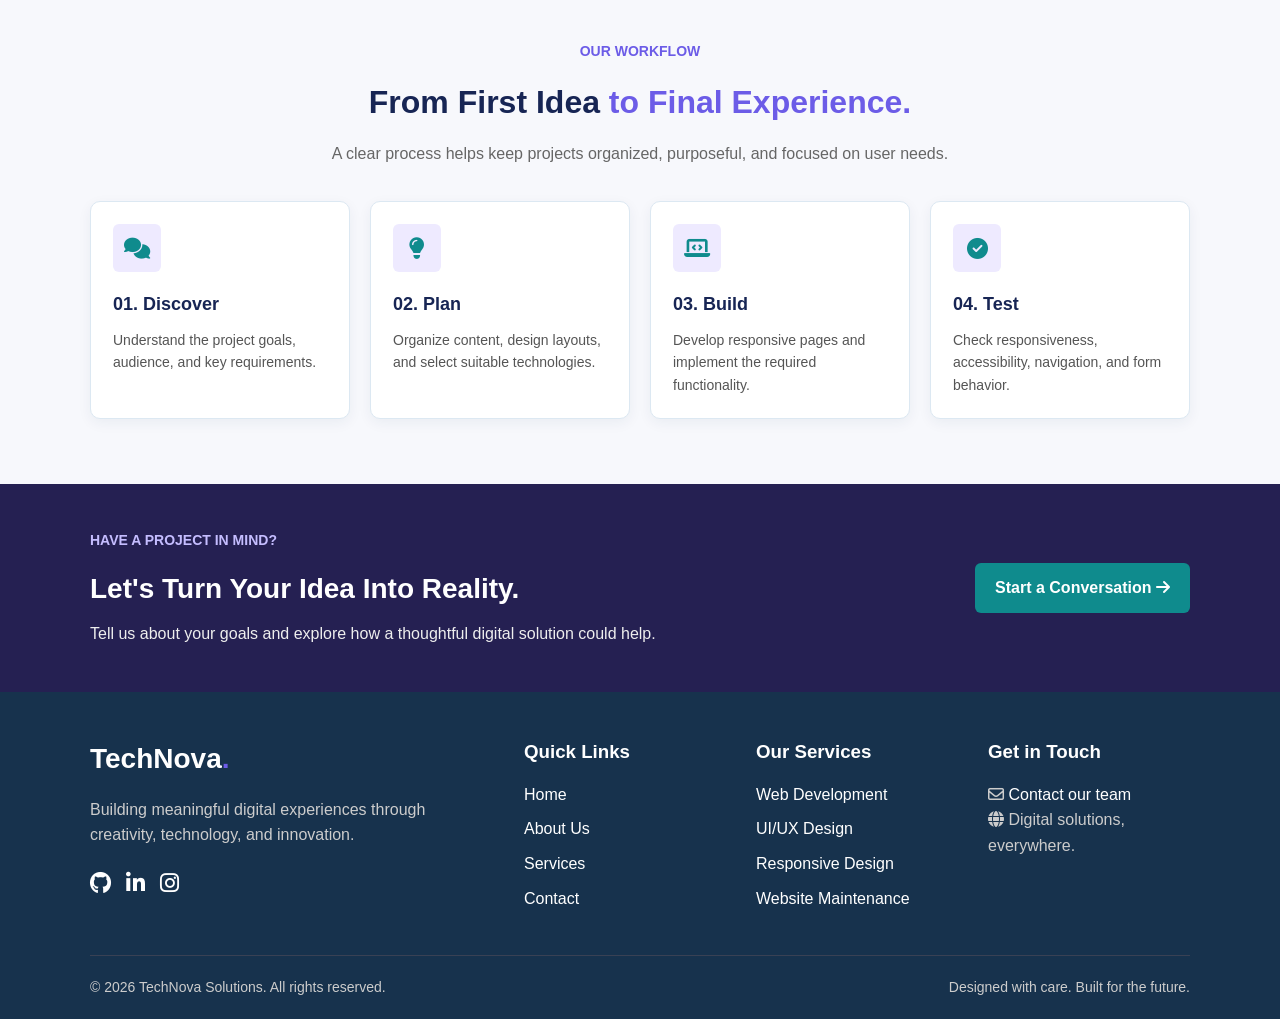
<file: Task-1/services.html>
<!DOCTYPE html>
<html lang="en">

<head>
    <meta charset="UTF-8">
    <meta name="viewport" content="width=device-width, initial-scale=1.0">

    <meta name="description"
          content="Explore TechNova Solutions services, including web development, UI/UX design, responsive websites, web applications, and website optimization.">

    <meta name="theme-color" content="#0b1120">

    <title>Our Services | TechNova Solutions</title>

    <!-- Google Fonts -->
    <link rel="preconnect" href="https://fonts.googleapis.com">
    <link rel="preconnect" href="https://fonts.gstatic.com" crossorigin>
    <link href="https://fonts.googleapis.com/css2?family=Inter:wght@400;500;600;700;800&display=swap"
          rel="stylesheet">

    <!-- Main CSS -->
    <link rel="stylesheet" href="css/index.css">

    <!-- Font Awesome -->
    <link rel="stylesheet"
          href="https://cdnjs.cloudflare.com/ajax/libs/font-awesome/6.5.2/css/all.min.css">
</head>

<body>

    <!-- ================= HEADER ================= -->
    <header class="site-header">
        <nav class="navbar container" aria-label="Main navigation">

            <a href="index.html" class="logo" aria-label="TechNova home">
                TechNova<span>.</span>
            </a>

            <button class="menu-toggle"
                    id="menuToggle"
                    type="button"
                    aria-label="Open navigation menu"
                    aria-expanded="false"
                    aria-controls="navLinks">
                <i class="fa-solid fa-bars" aria-hidden="true"></i>
            </button>

            <ul class="nav-links" id="navLinks">
                <li><a href="index.html">Home</a></li>
                <li><a href="about.html">About</a></li>

                <li>
                    <a href="services.html"
                       class="active"
                       aria-current="page">Services</a>
                </li>

                <li><a href="contact.html" class="nav-cta">Contact Us</a></li>
            </ul>

        </nav>
    </header>


    <main>

        <!-- ================= HERO SECTION ================= -->
        <section class="page-banner services-banner">
            <div class="container">

                <p class="eyebrow">
                    <span class="status-dot"></span>
                    WHAT WE DO
                </p>

                <h1>
                    Digital Solutions.
                    <span>Real Possibilities.</span>
                </h1>

                <p>
                    From creative interfaces to responsive websites,
                    we bring ideas to life through thoughtful design
                    and modern web technology.
                </p>

                <div class="breadcrumb">
                    <a href="index.html">Home</a>
                    <i class="fa-solid fa-chevron-right"
                       aria-hidden="true"></i>
                    <span>Services</span>
                </div>

            </div>
        </section>


        <!-- ================= SERVICES INTRO ================= -->
        <section class="services-section section-padding">
            <div class="container">

                <div class="section-heading">
                    <p class="eyebrow">OUR EXPERTISE</p>

                    <h2>
                        Solutions Built Around
                        <span>Your Needs.</span>
                    </h2>

                    <p>
                        Explore our range of digital services designed
                        to improve usability, strengthen your online
                        presence, and support business goals.
                    </p>
                </div>


                <!-- ================= SERVICE CARDS ================= -->
                <div class="services-grid">

                    <!-- Service 1 -->
                    <article class="service-card">

                        <div class="service-icon icon-purple">
                            <i class="fa-solid fa-code"
                               aria-hidden="true"></i>
                        </div>

                        <span class="service-number">01 / DEVELOPMENT</span>

                        <h3>Web Development</h3>

                        <p>
                            Responsive, functional websites built with
                            modern web technologies to deliver reliable
                            experiences across devices.
                        </p>

                        <ul class="service-features">
                            <li>
                                <i class="fa-solid fa-check"
                                   aria-hidden="true"></i>
                                Semantic HTML and modern CSS
                            </li>
                            <li>
                                <i class="fa-solid fa-check"
                                   aria-hidden="true"></i>
                                Interactive JavaScript
                            </li>
                            <li>
                                <i class="fa-solid fa-check"
                                   aria-hidden="true"></i>
                                Responsive layouts
                            </li>
                        </ul>

                        <a class="service-link" href="contact.html">
                            Discuss a Project
                            <i class="fa-solid fa-arrow-right"
                               aria-hidden="true"></i>
                        </a>

                    </article>


                    <!-- Service 2 -->
                    <article class="service-card">

                        <div class="service-icon icon-blue">
                            <i class="fa-solid fa-pen-ruler"
                               aria-hidden="true"></i>
                        </div>

                        <span class="service-number">02 / DESIGN</span>

                        <h3>UI/UX Design</h3>

                        <p>
                            Clean interfaces and thoughtful user journeys
                            that make digital products intuitive,
                            accessible, and enjoyable to use.
                        </p>

                        <ul class="service-features">
                            <li>
                                <i class="fa-solid fa-check"
                                   aria-hidden="true"></i>
                                User-focused interfaces
                            </li>
                            <li>
                                <i class="fa-solid fa-check"
                                   aria-hidden="true"></i>
                                Consistent visual design
                            </li>
                            <li>
                                <i class="fa-solid fa-check"
                                   aria-hidden="true"></i>
                                Usability-focused layouts
                            </li>
                        </ul>

                        <a class="service-link" href="contact.html">
                            Discuss a Project
                            <i class="fa-solid fa-arrow-right"
                               aria-hidden="true"></i>
                        </a>

                    </article>


                    <!-- Service 3 -->
                    <article class="service-card">

                        <div class="service-icon icon-green">
                            <i class="fa-solid fa-mobile-screen-button"
                               aria-hidden="true"></i>
                        </div>

                        <span class="service-number">03 / RESPONSIVE</span>

                        <h3>Mobile-Friendly Design</h3>

                        <p>
                            Flexible page layouts that adapt to mobile,
                            tablet, laptop, and desktop screens without
                            sacrificing usability.
                        </p>

                        <ul class="service-features">
                            <li>
                                <i class="fa-solid fa-check"
                                   aria-hidden="true"></i>
                                Mobile-first layouts
                            </li>
                            <li>
                                <i class="fa-solid fa-check"
                                   aria-hidden="true"></i>
                                Flexible grids and spacing
                            </li>
                            <li>
                                <i class="fa-solid fa-check"
                                   aria-hidden="true"></i>
                                Touch-friendly navigation
                            </li>
                        </ul>

                        <a class="service-link" href="contact.html">
                            Discuss a Project
                            <i class="fa-solid fa-arrow-right"
                               aria-hidden="true"></i>
                        </a>

                    </article>


                    <!-- Service 4 -->
                    <article class="service-card">

                        <div class="service-icon icon-orange">
                            <i class="fa-solid fa-window-maximize"
                               aria-hidden="true"></i>
                        </div>

                        <span class="service-number">04 / APPLICATIONS</span>

                        <h3>Web Applications</h3>

                        <p>
                            Interactive web experiences that help
                            organize information and support everyday
                            business processes.
                        </p>

                        <ul class="service-features">
                            <li>
                                <i class="fa-solid fa-check"
                                   aria-hidden="true"></i>
                                Interactive user interfaces
                            </li>
                            <li>
                                <i class="fa-solid fa-check"
                                   aria-hidden="true"></i>
                                Form-based workflows
                            </li>
                            <li>
                                <i class="fa-solid fa-check"
                                   aria-hidden="true"></i>
                                Maintainable page structure
                            </li>
                        </ul>

                        <a class="service-link" href="contact.html">
                            Discuss a Project
                            <i class="fa-solid fa-arrow-right"
                               aria-hidden="true"></i>
                        </a>

                    </article>


                    <!-- Service 5 -->
                    <article class="service-card">

                        <div class="service-icon icon-pink">
                            <i class="fa-solid fa-gauge-high"
                               aria-hidden="true"></i>
                        </div>

                        <span class="service-number">05 / PERFORMANCE</span>

                        <h3>Website Optimization</h3>

                        <p>
                            Improvements to page performance, structure,
                            and usability for a smoother browsing
                            experience.
                        </p>

                        <ul class="service-features">
                            <li>
                                <i class="fa-solid fa-check"
                                   aria-hidden="true"></i>
                                Image and asset optimization
                            </li>
                            <li>
                                <i class="fa-solid fa-check"
                                   aria-hidden="true"></i>
                                Cleaner page structure
                            </li>
                            <li>
                                <i class="fa-solid fa-check"
                                   aria-hidden="true"></i>
                                Performance improvements
                            </li>
                        </ul>

                        <a class="service-link" href="contact.html">
                            Discuss a Project
                            <i class="fa-solid fa-arrow-right"
                               aria-hidden="true"></i>
                        </a>

                    </article>


                    <!-- Service 6 -->
                    <article class="service-card">

                        <div class="service-icon icon-cyan">
                            <i class="fa-solid fa-screwdriver-wrench"
                               aria-hidden="true"></i>
                        </div>

                        <span class="service-number">06 / SUPPORT</span>

                        <h3>Website Maintenance</h3>

                        <p>
                            Ongoing updates, bug fixes, and improvements
                            to help websites remain consistent and
                            functional over time.
                        </p>

                        <ul class="service-features">
                            <li>
                                <i class="fa-solid fa-check"
                                   aria-hidden="true"></i>
                                Content and layout updates
                            </li>
                            <li>
                                <i class="fa-solid fa-check"
                                   aria-hidden="true"></i>
                                Bug fixing and testing
                            </li>
                            <li>
                                <i class="fa-solid fa-check"
                                   aria-hidden="true"></i>
                                Cross-device checks
                            </li>
                        </ul>

                        <a class="service-link" href="contact.html">
                            Discuss a Project
                            <i class="fa-solid fa-arrow-right"
                               aria-hidden="true"></i>
                        </a>

                    </article>

                </div>

            </div>
        </section>


        <!-- ================= WORK PROCESS ================= -->
        <section class="approach-section section-padding">
            <div class="container">

                <div class="section-heading">
                    <p class="eyebrow">OUR WORKFLOW</p>

                    <h2>
                        From First Idea
                        <span>to Final Experience.</span>
                    </h2>

                    <p>
                        A clear process helps keep projects organized,
                        purposeful, and focused on user needs.
                    </p>
                </div>


                <div class="approach-grid">

                    <article class="approach-item">
                        <div class="approach-icon">
                            <i class="fa-solid fa-comments"
                               aria-hidden="true"></i>
                        </div>

                        <h3>01. Discover</h3>

                        <p>
                            Understand the project goals, audience,
                            and key requirements.
                        </p>
                    </article>


                    <article class="approach-item">
                        <div class="approach-icon">
                            <i class="fa-solid fa-lightbulb"
                               aria-hidden="true"></i>
                        </div>

                        <h3>02. Plan</h3>

                        <p>
                            Organize content, design layouts, and
                            select suitable technologies.
                        </p>
                    </article>


                    <article class="approach-item">
                        <div class="approach-icon">
                            <i class="fa-solid fa-laptop-code"
                               aria-hidden="true"></i>
                        </div>

                        <h3>03. Build</h3>

                        <p>
                            Develop responsive pages and implement
                            the required functionality.
                        </p>
                    </article>


                    <article class="approach-item">
                        <div class="approach-icon">
                            <i class="fa-solid fa-circle-check"
                               aria-hidden="true"></i>
                        </div>

                        <h3>04. Test</h3>

                        <p>
                            Check responsiveness, accessibility,
                            navigation, and form behavior.
                        </p>
                    </article>

                </div>

            </div>
        </section>


        <!-- ================= CTA ================= -->
        <section class="cta-section">
            <div class="container cta-content">

                <div>
                    <p class="eyebrow">HAVE A PROJECT IN MIND?</p>

                    <h2>Let's Turn Your Idea Into Reality.</h2>

                    <p>
                        Tell us about your goals and explore how a
                        thoughtful digital solution could help.
                    </p>
                </div>

                <a href="contact.html" class="btn btn-light">
                    Start a Conversation
                    <i class="fa-solid fa-arrow-right"
                       aria-hidden="true"></i>
                </a>

            </div>
        </section>

    </main>


    <!-- ================= FOOTER ================= -->
    <footer class="footer">

        <div class="container footer-grid">

            <div class="footer-brand">

                <a href="index.html" class="logo">
                    TechNova<span>.</span>
                </a>

                <p>
                    Building meaningful digital experiences through
                    creativity, technology, and innovation.
                </p>

                <div class="social-links">

                    <a href="https://github.com/"
                       aria-label="GitHub"
                       target="_blank"
                       rel="noopener noreferrer">
                        <i class="fa-brands fa-github"
                           aria-hidden="true"></i>
                    </a>

                    <a href="https://www.linkedin.com/"
                       aria-label="LinkedIn"
                       target="_blank"
                       rel="noopener noreferrer">
                        <i class="fa-brands fa-linkedin-in"
                           aria-hidden="true"></i>
                    </a>

                    <a href="https://www.instagram.com/"
                       aria-label="Instagram"
                       target="_blank"
                       rel="noopener noreferrer">
                        <i class="fa-brands fa-instagram"
                           aria-hidden="true"></i>
                    </a>

                </div>

            </div>


            <div class="footer-column">
                <h3>Quick Links</h3>

                <ul>
                    <li><a href="index.html">Home</a></li>
                    <li><a href="about.html">About Us</a></li>
                    <li><a href="services.html">Services</a></li>
                    <li><a href="contact.html">Contact</a></li>
                </ul>
            </div>


            <div class="footer-column">
                <h3>Our Services</h3>

                <ul>
                    <li><a href="services.html">Web Development</a></li>
                    <li><a href="services.html">UI/UX Design</a></li>
                    <li><a href="services.html">Responsive Design</a></li>
                    <li><a href="services.html">Website Maintenance</a></li>
                </ul>
            </div>


            <div class="footer-column">
                <h3>Get in Touch</h3>

                <p>
                    <i class="fa-regular fa-envelope"
                       aria-hidden="true"></i>
                    <a href="contact.html">Contact our team</a>
                </p>

                <p>
                    <i class="fa-solid fa-globe"
                       aria-hidden="true"></i>
                    Digital solutions, everywhere.
                </p>
            </div>

        </div>


        <div class="footer-bottom container">
            <p>
                &copy; 2026 TechNova Solutions. All rights reserved.
            </p>

            <p>Designed with care. Built for the future.</p>
        </div>

    </footer>


    <!-- Main JavaScript -->
    <script src="js/script.js"></script>

</body>
</html>
</file>
<file: Task-1/css/index.css>
/* =========================
   1. BASIC STYLING
========================= */

* {
    margin: 0;
    padding: 0;
    box-sizing: border-box;
}

body {
    font-family: Arial, sans-serif;
    color: #222;
    background-color: #ffffff;
    line-height: 1.6;
}

.container {
    width: 90%;
    max-width: 1100px;
    margin: auto;
}

a {
    text-decoration: none;
    color: inherit;
}

ul {
    list-style: none;
}

img {
    max-width: 100%;
}

/* =========================
   2. HEADER AND NAVBAR
========================= */

.site-header {
    background-color: #ffffff;
    border-bottom: 1px solid #dddddd;
}

.navbar {
    display: flex;
    justify-content: space-between;
    align-items: center;
    padding: 18px 0;
}

.logo {
    font-size: 28px;
    font-weight: bold;
    color: #172554;
}

.logo span {
    color: #6c5ce7;
}

.nav-links {
    display: flex;
    align-items: center;
    gap: 25px;
}

.nav-links a {
    color: #333333;
    font-size: 16px;
}

.nav-links a:hover,
.nav-links a.active {
    color: #6c5ce7;
}

.nav-links .nav-cta {
    background-color: #6c5ce7;
    color: white;
    padding: 10px 18px;
    border-radius: 5px;
}

.menu-toggle {
    display: none;
    background: none;
    border: none;
    font-size: 24px;
    cursor: pointer;
}

/* =========================
   3. HERO SECTION
========================= */

.hero {
    background-color: #f5f6ff;
    padding: 70px 0;
}

.hero-grid {
    display: grid;
    grid-template-columns: 1fr 1fr;
    align-items: center;
    gap: 40px;
}

.eyebrow {
    color: #6c5ce7;
    font-size: 14px;
    font-weight: bold;
    margin-bottom: 15px;
}

.status-dot {
    display: inline-block;
    width: 9px;
    height: 9px;
    background-color: #22c55e;
    border-radius: 50%;
    margin-right: 6px;
}

.hero h1 {
    font-size: 42px;
    line-height: 1.2;
    margin-bottom: 20px;
    color: #172554;
}

.hero h1 span,
.section-heading h2 span {
    color: #6c5ce7;
}

.hero-description {
    color: #555555;
    margin-bottom: 25px;
}

.hero-buttons {
    display: flex;
    flex-wrap: wrap;
    gap: 12px;
}

.btn {
    display: inline-block;
    padding: 12px 20px;
    border-radius: 5px;
    font-weight: bold;
}

.btn-primary {
    background-color: #6c5ce7;
    color: white;
}

.btn-secondary {
    border: 1px solid #6c5ce7;
    color: #6c5ce7;
}

.btn:hover {
    opacity: 0.85;
}

.hero-trust {
    display: flex;
    align-items: center;
    gap: 10px;
    margin-top: 25px;
    color: #555555;
}

.trust-icon {
    color: #22a06b;
}

/* =========================
   4. HERO ILLUSTRATION
========================= */

.hero-visual {
    position: relative;
    padding: 35px;
    background-color: #e7e5ff;
    border-radius: 12px;
}

.visual-glow {
    display: none;
}

.main-visual-card {
    background-color: white;
    padding: 30px;
    border: 1px solid #dddddd;
    border-radius: 10px;
    text-align: center;
}

.visual-card-header {
    display: flex;
    align-items: center;
    gap: 7px;
    margin-bottom: 25px;
}

.window-dot {
    width: 10px;
    height: 10px;
    border-radius: 50%;
}

.dot-one {
    background-color: #ef4444;
}

.dot-two {
    background-color: #f59e0b;
}

.dot-three {
    background-color: #22c55e;
}

.visual-label {
    margin-left: auto;
    color: #555555;
    font-size: 13px;
}

.visual-icon {
    font-size: 48px;
    color: #6c5ce7;
    margin-bottom: 15px;
}

.main-visual-card h2 {
    color: #172554;
    margin-bottom: 8px;
}

.main-visual-card p {
    color: #666666;
}

.visual-progress {
    height: 8px;
    background-color: #eeeeee;
    border-radius: 5px;
    margin: 25px 0;
}

.visual-progress span {
    display: block;
    width: 75%;
    height: 100%;
    background-color: #6c5ce7;
    border-radius: 5px;
}

.visual-tags {
    display: flex;
    justify-content: center;
    flex-wrap: wrap;
    gap: 10px;
}

.visual-tags span {
    background-color: #f0edff;
    color: #5143b8;
    padding: 6px 12px;
    border-radius: 4px;
    font-size: 13px;
}

.floating-card {
    display: flex;
    align-items: center;
    gap: 12px;
    background-color: white;
    padding: 12px;
    margin-top: 12px;
    border: 1px solid #dddddd;
    border-radius: 6px;
}

.floating-card i {
    color: #6c5ce7;
    font-size: 22px;
}

.floating-card strong,
.floating-card small {
    display: block;
}

.floating-card small {
    color: #666666;
}

/* =========================
   5. STATS SECTION
========================= */

.stats-section {
    padding: 30px 0;
    border-bottom: 1px solid #eeeeee;
}

.stats-grid {
    display: grid;
    grid-template-columns: repeat(4, 1fr);
    gap: 20px;
}

.stat-item {
    display: flex;
    align-items: center;
    gap: 12px;
}

.stat-item i {
    font-size: 26px;
    color: #6c5ce7;
}

.stat-item h2 {
    font-size: 18px;
    color: #172554;
}

.stat-item p {
    font-size: 13px;
    color: #666666;
}

/* =========================
   6. COMMON SECTION STYLING
========================= */

.section-padding {
    padding: 65px 0;
}

.section-heading {
    max-width: 650px;
    margin: 0 auto 35px;
    text-align: center;
}

.section-heading h2 {
    font-size: 32px;
    color: #172554;
    margin-bottom: 12px;
}

.section-heading > p:last-child {
    color: #666666;
}

/* =========================
   7. FEATURES SECTION
========================= */

.feature-grid {
    display: grid;
    grid-template-columns: repeat(3, 1fr);
    gap: 22px;
}

.feature-card {
    padding: 25px;
    border: 1px solid #dddddd;
    border-radius: 8px;
    background-color: white;
}

.feature-icon {
    width: 48px;
    height: 48px;
    display: flex;
    justify-content: center;
    align-items: center;
    border-radius: 6px;
    margin-bottom: 18px;
    font-size: 22px;
}

.icon-purple {
    background-color: #eeeaff;
    color: #6c5ce7;
}

.icon-blue {
    background-color: #e4f0ff;
    color: #2878d0;
}

.icon-green {
    background-color: #e2f8ed;
    color: #168b58;
}

.feature-card h3 {
    margin-bottom: 10px;
    color: #172554;
}

.feature-card p {
    color: #666666;
    margin-bottom: 18px;
}

.text-link {
    color: #6c5ce7;
    font-weight: bold;
}

/* =========================
   8. SERVICES SECTION
========================= */

.services-preview {
    background-color: #f7f8fc;
}

.services-grid {
    display: grid;
    grid-template-columns: repeat(3, 1fr);
    gap: 22px;
}

.service-card {
    padding: 25px;
    background-color: white;
    border: 1px solid #dddddd;
    border-radius: 8px;
    text-align: center;
}

.service-icon {
    color: #6c5ce7;
    font-size: 35px;
    margin-bottom: 15px;
}

.service-card h3 {
    color: #172554;
    margin-bottom: 10px;
}

.service-card p {
    color: #666666;
}

.center-button {
    text-align: center;
    margin-top: 30px;
}

/* =========================
   9. CALL TO ACTION
========================= */

.cta-section {
    background-color: #252052;
    color: white;
    padding: 45px 0;
}

.cta-content {
    display: flex;
    justify-content: space-between;
    align-items: center;
    gap: 25px;
}

.cta-content h2 {
    font-size: 28px;
    margin-bottom: 10px;
}

.cta-content p {
    color: #eeeeee;
}

.btn-light {
    background-color: white;
    color: #252052;
    white-space: nowrap;
}

/* =========================
   10. FOOTER
========================= */

.footer {
    background-color: #172033;
    color: white;
    padding-top: 45px;
}

.footer-grid {
    display: grid;
    grid-template-columns: 2fr 1fr 1fr 1fr;
    gap: 30px;
    padding-bottom: 35px;
}

.footer-brand p {
    margin-top: 15px;
    color: #cccccc;
}

.footer-column h3 {
    margin-bottom: 15px;
}

.footer-column li {
    margin-bottom: 9px;
}

.footer-column a,
.footer-column p {
    color: #cccccc;
}

.footer-column a:hover,
.footer a:hover {
    color: #b9afff;
}

.social-links {
    display: flex;
    gap: 15px;
    margin-top: 18px;
    font-size: 22px;
}

.footer-bottom {
    display: flex;
    justify-content: space-between;
    flex-wrap: wrap;
    gap: 10px;
    padding: 20px 0;
    border-top: 1px solid #394154;
    color: #cccccc;
    font-size: 14px;
}

/* =========================
   11. MOBILE RESPONSIVE
========================= */

@media (max-width: 768px) {
    .menu-toggle {
        display: block;
    }

    .navbar {
        flex-wrap: wrap;
    }

    .nav-links {
        display: none;
        flex-direction: column;
        align-items: stretch;
        width: 100%;
        gap: 0;
        padding-top: 15px;
    }

    /* JavaScript should add the "show" class
       when the menu button is clicked. */
    .nav-links.show {
        display: flex;
    }

    .nav-links a {
        display: block;
        padding: 12px;
    }

    .hero-grid {
        grid-template-columns: 1fr;
    }

    .hero h1 {
        font-size: 34px;
    }

    .stats-grid {
        grid-template-columns: repeat(2, 1fr);
    }

    .feature-grid,
    .services-grid {
        grid-template-columns: 1fr;
    }

    .cta-content {
        flex-direction: column;
        align-items: flex-start;
    }

    .footer-grid {
        grid-template-columns: repeat(2, 1fr);
    }
}

@media (max-width: 480px) {
    .hero {
        padding: 45px 0;
    }

    .hero h1 {
        font-size: 29px;
    }

    .hero-visual {
        padding: 15px;
    }

    .stats-grid {
        grid-template-columns: 1fr;
    }

    .section-heading h2 {
        font-size: 26px;
    }

    .footer-grid {
        grid-template-columns: 1fr;
    }

    .footer-bottom {
        flex-direction: column;
    }
}

/* =================================
   ABOUT PAGE
================================= */

/* About page banner */
.page-banner {
    background-color: #f5f6ff;
    padding: 60px 0;
    text-align: center;
}

.page-banner h1 {
    max-width: 800px;
    margin: 15px auto;
    font-size: 38px;
    line-height: 1.3;
    color: #172554;
}

.page-banner h1 span {
    color: #6c5ce7;
}

.page-banner > .container > p:not(.eyebrow) {
    max-width: 650px;
    margin: 0 auto;
    color: #555;
}

.breadcrumb {
    display: flex;
    justify-content: center;
    align-items: center;
    gap: 10px;
    margin-top: 20px;
    font-size: 14px;
}

.breadcrumb a {
    color: #6c5ce7;
}

.breadcrumb span {
    color: #666;
}

/* About introduction */
.about-grid {
    display: grid;
    grid-template-columns: 1fr 1fr;
    align-items: center;
    gap: 40px;
}

.about-content h2 {
    margin: 12px 0 20px;
    font-size: 32px;
    line-height: 1.3;
    color: #172554;
}

.about-content h2 span {
    color: #6c5ce7;
}

.about-content > p:not(.eyebrow) {
    margin-bottom: 16px;
    color: #555;
}

.about-content .btn {
    margin-top: 10px;
}

/* About highlight card */
.about-visual {
    padding: 30px;
    background-color: #eeeaff;
    border-radius: 10px;
}

.about-decoration {
    display: none;
}

.about-highlight {
    padding: 28px;
    background-color: white;
    border: 1px solid #ddd;
    border-radius: 8px;
}

.about-main-icon {
    display: flex;
    justify-content: center;
    align-items: center;
    width: 55px;
    height: 55px;
    margin-bottom: 20px;
    border-radius: 8px;
    background-color: #eeeaff;
    color: #6c5ce7;
    font-size: 25px;
}

.about-highlight h3 {
    margin: 12px 0;
    color: #172554;
    font-size: 22px;
}

.about-highlight > p:not(.eyebrow) {
    color: #555;
}

.philosophy-points {
    margin-top: 22px;
}

.philosophy-points div {
    margin-top: 12px;
    color: #333;
}

.philosophy-points i {
    margin-right: 8px;
    color: #168b58;
}

/* Mission, vision and values */
.values-section {
    background-color: #f7f8fc;
}

.value-card {
    position: relative;
}

.card-number {
    display: block;
    margin-bottom: 12px;
    color: #6c5ce7;
    font-size: 14px;
    font-weight: bold;
}

.value-card h3 {
    color: #172554;
    margin-bottom: 12px;
}

.value-card > p {
    color: #555;
}

/* Our approach */
.approach-grid {
    display: grid;
    grid-template-columns: repeat(4, 1fr);
    gap: 20px;
}

.approach-item {
    padding: 22px;
    border: 1px solid #ddd;
    border-radius: 8px;
    background-color: white;
}

.approach-icon {
    display: flex;
    justify-content: center;
    align-items: center;
    width: 48px;
    height: 48px;
    margin-bottom: 18px;
    border-radius: 6px;
    background-color: #eeeaff;
    color: #6c5ce7;
    font-size: 21px;
}

.approach-item h3 {
    margin-bottom: 10px;
    color: #172554;
}

.approach-item p {
    color: #555;
    font-size: 15px;
}

/* Team section */
.team-section {
    background-color: #f7f8fc;
}

.team-card {
    text-align: center;
}

.team-avatar {
    display: flex;
    justify-content: center;
    align-items: center;
    width: 75px;
    height: 75px;
    margin: 0 auto 18px;
    border-radius: 50%;
    font-size: 28px;
}

.avatar-purple {
    background-color: #eeeaff;
    color: #6c5ce7;
}

.avatar-blue {
    background-color: #e4f0ff;
    color: #2878d0;
}

.avatar-green {
    background-color: #e2f8ed;
    color: #168b58;
}

.team-role {
    margin-bottom: 8px;
    color: #6c5ce7;
    font-size: 12px;
    font-weight: bold;
}

.team-card h3 {
    margin-bottom: 6px;
    color: #172554;
}

.team-card > p:last-child {
    color: #666;
}

.team-note {
    margin-top: 25px;
    text-align: center;
    color: #666;
    font-size: 14px;
}

.team-note i {
    margin-right: 5px;
    color: #6c5ce7;
}

/* About page call to action */
.cta-content .eyebrow {
    color: #c5bdff;
}

.cta-content h2 {
    color: white;
}

.cta-content > div > p:last-child {
    color: #eee;
}

/* Responsive About page */
@media (max-width: 900px) {
    .approach-grid {
        grid-template-columns: repeat(2, 1fr);
    }

    .about-grid {
        grid-template-columns: 1fr;
    }
}

@media (max-width: 600px) {
    .page-banner {
        padding: 40px 0;
    }

    .page-banner h1 {
        font-size: 29px;
    }

    .about-content h2 {
        font-size: 27px;
    }

    .about-visual {
        padding: 15px;
    }

    .about-highlight {
        padding: 20px;
    }

    .approach-grid {
        grid-template-columns: 1fr;
    }

    .breadcrumb {
        flex-wrap: wrap;
    }
}

/* =================================
   CONTACT PAGE
================================= */

/* Contact page banner */
.contact-banner {
    background-color: #f5f6ff;
    padding: 60px 0;
    text-align: center;
}

.contact-banner h1 {
    font-size: 38px;
    color: #172554;
    margin: 15px 0;
}

.contact-banner h1 span {
    color: #6c5ce7;
}

.contact-banner > .container > p:not(.eyebrow) {
    color: #555;
}

/* Breadcrumb navigation */
.breadcrumb {
    display: flex;
    justify-content: center;
    align-items: center;
    gap: 10px;
    margin-top: 20px;
    font-size: 14px;
}

.breadcrumb a {
    color: #6c5ce7;
}

/* Main contact layout */
.contact-grid {
    display: grid;
    grid-template-columns: 1fr 1.2fr;
    gap: 40px;
    align-items: start;
}

/* Contact information heading */
.contact-info h2 {
    font-size: 30px;
    line-height: 1.4;
    color: #172554;
    margin: 12px 0 18px;
}

.contact-info h2 span {
    color: #6c5ce7;
}

.contact-intro {
    color: #555;
    margin-bottom: 25px;
}

/* Email, location and working hours */
.contact-detail {
    display: flex;
    align-items: flex-start;
    gap: 15px;
    padding: 18px;
    margin-bottom: 15px;
    background-color: #ffffff;
    border: 1px solid #dddddd;
    border-radius: 8px;
}

.detail-icon {
    display: flex;
    justify-content: center;
    align-items: center;
    width: 45px;
    height: 45px;
    flex-shrink: 0;
    border-radius: 6px;
    font-size: 20px;
}

.contact-detail h3 {
    color: #172554;
    margin-bottom: 5px;
}

.contact-detail p {
    color: #333;
    overflow-wrap: anywhere;
}

.contact-detail span {
    display: block;
    margin-top: 4px;
    color: #666;
    font-size: 14px;
}

/* Contact note */
.contact-note {
    display: flex;
    align-items: flex-start;
    gap: 10px;
    margin-top: 20px;
    padding: 15px;
    background-color: #f5f6ff;
    border-radius: 6px;
    color: #555;
    font-size: 14px;
}

.contact-note i {
    color: #6c5ce7;
    margin-top: 5px;
}

/* =================================
   CONTACT FORM
================================= */

.contact-form-card {
    padding: 30px;
    background-color: #ffffff;
    border: 1px solid #dddddd;
    border-radius: 10px;
}

/* Form heading */
.form-heading {
    display: flex;
    align-items: center;
    gap: 15px;
    padding-bottom: 20px;
    margin-bottom: 25px;
    border-bottom: 1px solid #eeeeee;
}

.form-heading-icon {
    display: flex;
    justify-content: center;
    align-items: center;
    width: 48px;
    height: 48px;
    flex-shrink: 0;
    border-radius: 6px;
    background-color: #eeeaff;
    color: #6c5ce7;
    font-size: 21px;
}

.form-heading h2 {
    color: #172554;
    font-size: 22px;
    margin-bottom: 5px;
}

.form-heading p {
    color: #666;
    font-size: 14px;
}

/* Form fields */
.form-group {
    margin-bottom: 20px;
}

.form-group label {
    display: block;
    margin-bottom: 8px;
    color: #222;
    font-weight: bold;
    font-size: 15px;
}

.form-group input,
.form-group select,
.form-group textarea {
    width: 100%;
    padding: 12px;
    border: 1px solid #cccccc;
    border-radius: 5px;
    background-color: #ffffff;
    color: #222;
    font-family: Arial, sans-serif;
    font-size: 15px;
}

.form-group input,
.form-group select {
    min-height: 45px;
}

.form-group textarea {
    resize: vertical;
    min-height: 120px;
}

.form-group input:focus,
.form-group select:focus,
.form-group textarea:focus {
    outline: 2px solid #c5bdff;
    border-color: #6c5ce7;
}

.form-group input::placeholder,
.form-group textarea::placeholder {
    color: #888;
}

/* Message hint */
.field-hint {
    display: block;
    margin-top: 6px;
    color: #666;
    font-size: 13px;
}

/* Submit button */
.form-submit {
    width: 100%;
    border: none;
    cursor: pointer;
    text-align: center;
    font-size: 16px;
}

.form-submit i {
    margin-left: 8px;
}

/* Form feedback message */
.form-feedback {
    margin-top: 15px;
    font-size: 14px;
    color: #168b58;
}

/* Privacy note */
.form-privacy {
    margin-top: 18px;
    color: #666;
    font-size: 13px;
    text-align: center;
}

.form-privacy i {
    margin-right: 5px;
    color: #6c5ce7;
}

/* =================================
   CONTACT PAGE RESPONSIVE DESIGN
================================= */

@media (max-width: 768px) {
    .contact-grid {
        grid-template-columns: 1fr;
        gap: 30px;
    }

    .contact-banner {
        padding: 40px 0;
    }

    .contact-banner h1 {
        font-size: 30px;
    }

    .contact-info h2 {
        font-size: 26px;
    }

    .contact-form-card {
        padding: 22px;
    }
}

@media (max-width: 480px) {
    .contact-form-card {
        padding: 16px;
    }

    .form-heading h2 {
        font-size: 19px;
    }

    .contact-detail {
        padding: 14px;
    }
}

/* =====================================
   SERVICES PAGE
===================================== */

/* 1. Services banner */
.services-banner {
    background-color: #f5f6ff;
    padding: 60px 0;
    text-align: center;
}

.services-banner h1 {
    max-width: 800px;
    margin: 15px auto;
    font-size: 38px;
    line-height: 1.3;
    color: #172554;
}

.services-banner h1 span {
    color: #6c5ce7;
}

.services-banner > .container > p:not(.eyebrow) {
    max-width: 650px;
    margin: 0 auto;
    color: #555555;
}

/* Breadcrumb */
.breadcrumb {
    display: flex;
    justify-content: center;
    align-items: center;
    gap: 10px;
    margin-top: 20px;
    font-size: 14px;
}

.breadcrumb a {
    color: #6c5ce7;
}

.breadcrumb span {
    color: #666666;
}

/* 2. Services section */
.services-section {
    background-color: #ffffff;
}

.section-heading {
    max-width: 650px;
    margin: 0 auto 35px;
    text-align: center;
}

.section-heading h2 {
    margin: 12px 0;
    font-size: 32px;
    color: #172554;
}

.section-heading h2 span {
    color: #6c5ce7;
}

.section-heading > p:last-child {
    color: #666666;
}

/* 3. Services cards */
.services-grid {
    display: grid;
    grid-template-columns: repeat(3, 1fr);
    gap: 22px;
}

.service-card {
    padding: 25px;
    background-color: #ffffff;
    border: 1px solid #dddddd;
    border-radius: 8px;
}

/* Icon inside each card */
.service-icon {
    display: flex;
    justify-content: center;
    align-items: center;
    width: 50px;
    height: 50px;
    margin-bottom: 18px;
    border-radius: 6px;
    font-size: 22px;
}

/* Different icon colors */
.icon-purple {
    background-color: #eeeaff;
    color: #6c5ce7;
}

.icon-blue {
    background-color: #e4f0ff;
    color: #2878d0;
}

.icon-green {
    background-color: #e2f8ed;
    color: #168b58;
}

.icon-orange {
    background-color: #fff0df;
    color: #e68a22;
}

.icon-pink {
    background-color: #ffe8f0;
    color: #d94680;
}

.icon-cyan {
    background-color: #e0f7fa;
    color: #0891b2;
}

/* Card number and category */
.service-number {
    display: block;
    margin-bottom: 10px;
    color: #6c5ce7;
    font-size: 12px;
    font-weight: bold;
}

/* Card heading and description */
.service-card h3 {
    margin-bottom: 12px;
    font-size: 21px;
    color: #172554;
}

.service-card > p {
    margin-bottom: 18px;
    color: #555555;
    font-size: 15px;
}

/* Features inside each service */
.service-features {
    margin-bottom: 22px;
    list-style: none;
}

.service-features li {
    display: flex;
    align-items: flex-start;
    gap: 9px;
    margin-bottom: 10px;
    color: #444444;
    font-size: 14px;
}

.service-features li i {
    margin-top: 5px;
    color: #168b58;
}

/* Link at the bottom of each card */
.service-link {
    display: inline-block;
    color: #6c5ce7;
    font-weight: bold;
    font-size: 14px;
}

.service-link i {
    margin-left: 5px;
}

.service-link:hover {
    color: #4535b5;
}

/* 4. Work process section */
.approach-section {
    background-color: #f7f8fc;
}

.approach-grid {
    display: grid;
    grid-template-columns: repeat(4, 1fr);
    gap: 20px;
}

.approach-item {
    padding: 22px;
    background-color: #ffffff;
    border: 1px solid #dddddd;
    border-radius: 8px;
}

.approach-icon {
    display: flex;
    justify-content: center;
    align-items: center;
    width: 48px;
    height: 48px;
    margin-bottom: 18px;
    background-color: #eeeaff;
    color: #6c5ce7;
    border-radius: 6px;
    font-size: 21px;
}

.approach-item h3 {
    margin-bottom: 10px;
    color: #172554;
    font-size: 18px;
}

.approach-item p {
    color: #555555;
    font-size: 14px;
}

/* 5. Call-to-action section */
.cta-section {
    padding: 45px 0;
    background-color: #252052;
    color: #ffffff;
}

.cta-content {
    display: flex;
    justify-content: space-between;
    align-items: center;
    gap: 25px;
}

.cta-content h2 {
    margin-bottom: 10px;
    font-size: 28px;
}

.cta-content > div > p:last-child {
    color: #eeeeee;
}

.cta-content .eyebrow {
    color: #c5bdff;
}

.btn {
    display: inline-block;
    padding: 12px 20px;
    border-radius: 5px;
    font-weight: bold;
}

.btn-light {
    background-color: #ffffff;
    color: #252052;
    white-space: nowrap;
}

.btn-light:hover {
    background-color: #eeeaff;
}

/* 6. Responsive design for tablets */
@media (max-width: 900px) {
    .services-grid {
        grid-template-columns: repeat(2, 1fr);
    }

    .approach-grid {
        grid-template-columns: repeat(2, 1fr);
    }

    .cta-content {
        align-items: flex-start;
    }
}

/* 7. Responsive design for mobile phones */
@media (max-width: 600px) {
    .services-banner {
        padding: 40px 0;
    }

    .services-banner h1 {
        font-size: 29px;
    }

    .section-heading h2 {
        font-size: 26px;
    }

    .services-grid {
        grid-template-columns: 1fr;
    }

    .approach-grid {
        grid-template-columns: 1fr;
    }

    .service-card,
    .approach-item {
        padding: 20px;
    }

    .cta-content {
        flex-direction: column;
    }

    .cta-content h2 {
        font-size: 24px;
    }
}

/* TechNova - Modern Corporate Theme */

:root {
    --bg: #F3F8FC;
    --white: #FFFFFF;
    --navy: #17324D;
    --text: #526579;
    --accent: #0F8B8D;
    --border: #DCE8F2;
}

body {
    background: var(--bg);
    color: var(--text);
    font-family: Arial, sans-serif;
    margin: 0;
    line-height: 1.6;
}

h1, h2, h3 {
    color: var(--navy);
}

.site-header {
    background: var(--white);
    border-bottom: 1px solid var(--border);
}

.logo {
    color: var(--navy);
}

.nav-links a {
    color: var(--navy);
    text-decoration: none;
}

.nav-links a:hover {
    color: var(--accent);
}

.btn, .nav-cta, .form-submit {
    background: var(--accent);
    color: var(--white);
    border: none;
    border-radius: 6px;
    padding: 12px 20px;
    text-decoration: none;
    cursor: pointer;
}

.btn:hover, .nav-cta:hover, .form-submit:hover {
    background: var(--navy);
}

.hero, .page-banner, .services-banner, .contact-banner {
    background: #E5F0F8;
}

.service-card, .info-card, .contact-form-card,
.contact-info, .approach-item, .feature-card {
    background: var(--white);
    border: 1px solid var(--border);
    border-radius: 10px;
    box-shadow: 0 4px 14px rgba(23, 50, 77, 0.06);
    transition: transform 0.25s ease;
}

.service-card:hover, .info-card:hover,
.approach-item:hover, .feature-card:hover {
    transform: translateY(-4px);
}

.service-icon, .approach-icon {
    color: var(--accent);
}

input, textarea, select {
    box-sizing: border-box;
    max-width: 100%;
    border: 1px solid var(--border);
    border-radius: 6px;
    padding: 12px;
}

input:focus, textarea:focus, select:focus {
    outline: 2px solid var(--accent);
}

.footer {
    background: var(--navy);
    color: var(--white);
}

.footer h3, .footer a {
    color: var(--white);
}

.footer a:hover {
    color: #7DE0D2;
}

/* Tablet */
@media (max-width: 900px) {
    .services-grid, .feature-grid, .stats-grid {
        grid-template-columns: repeat(2, minmax(0, 1fr));
    }

    .hero-grid, .about-grid, .contact-grid {
        grid-template-columns: 1fr;
    }
}

/* Mobile */
@media (max-width: 768px) {
    .services-grid, .feature-grid, .stats-grid,
    .approach-grid {
        grid-template-columns: 1fr;
    }

    .container {
        width: 90%;
        max-width: 100%;
        margin-left: auto;
        margin-right: auto;
    }

    .hero h1 {
        font-size: clamp(28px, 7vw, 38px);
    }

    .nav-links.show {
        display: flex;
        flex-direction: column;
        background: var(--white);
        gap: 15px;
        padding: 20px;
    }
}

@media (max-width: 480px) {
    .service-card, .info-card, .contact-form-card {
        padding: 18px;
    }

    .btn, .nav-cta {
        padding: 10px 15px;
    }
}
</file>
